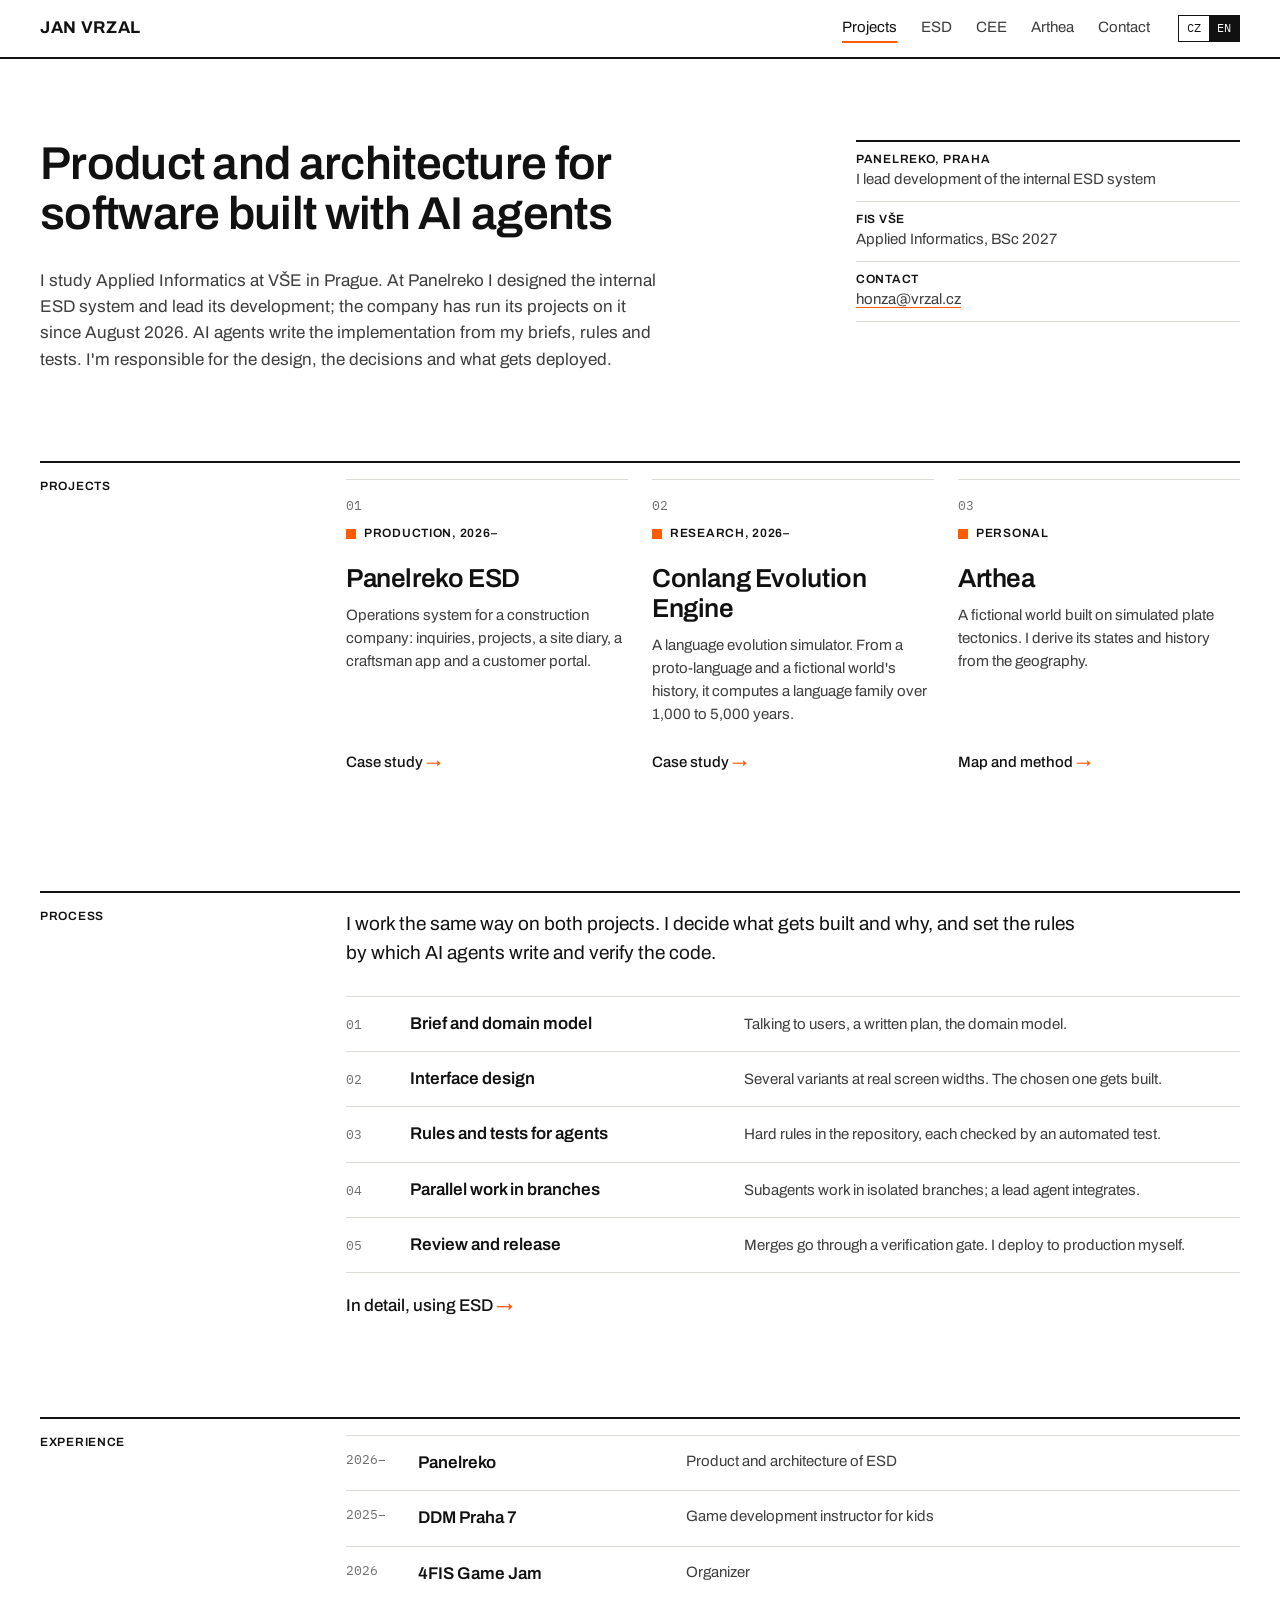
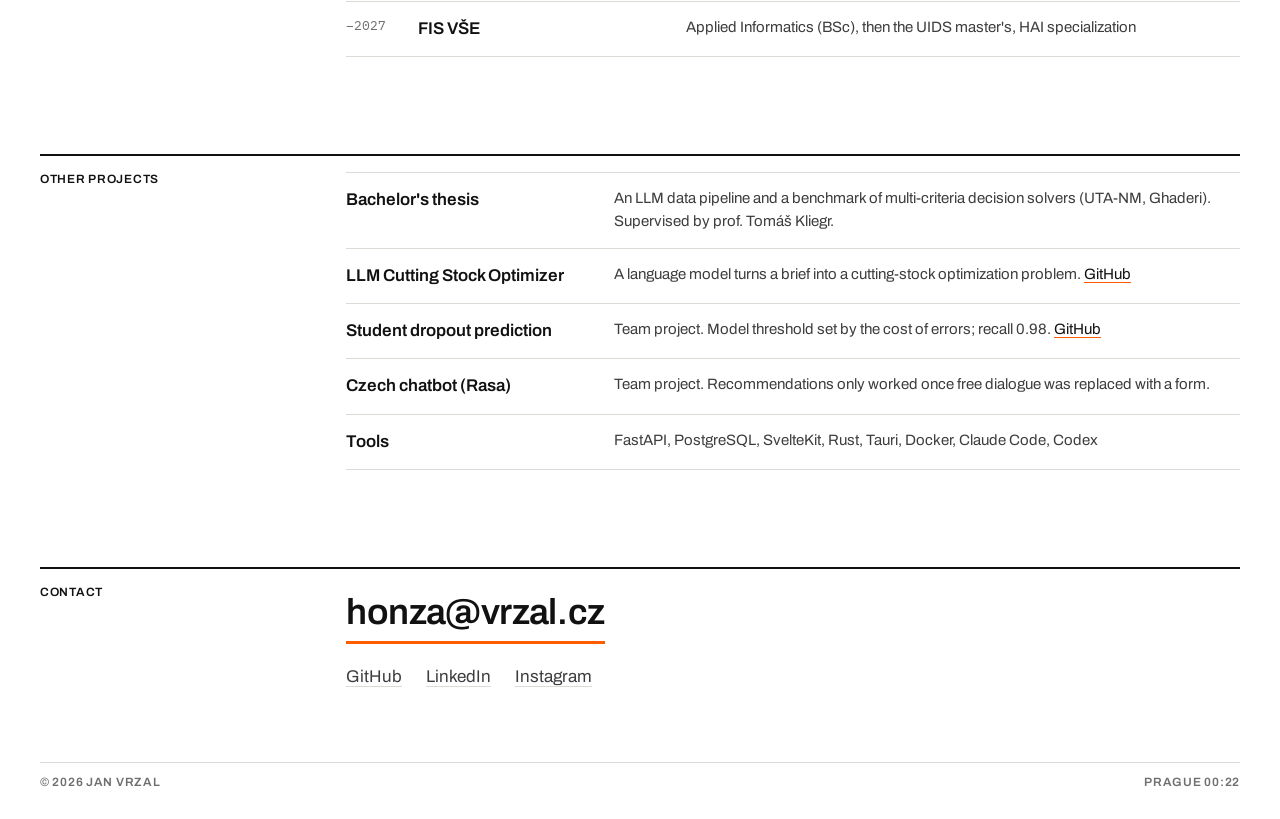
<file: index.html>
<!doctype html>
<html lang="cs">
<head>
  <meta charset="utf-8">
  <meta name="viewport" content="width=device-width, initial-scale=1">
  <title>Jan Vrzal — produkt, architektura, vývoj řízený AI</title>
  <meta name="description" content="Produktový vlastník a softwarový architekt z Prahy. Navrhuje systémy a vede jejich vývoj s týmem AI agentů.">
  <link rel="canonical" href="https://janvrzal.github.io/">
  <meta name="theme-color" content="#ffffff">
  <link rel="icon" href="favicon.svg" type="image/svg+xml">
  <meta property="og:type" content="website">
  <meta property="og:title" content="Jan Vrzal — produkt, architektura, vývoj řízený AI">
  <meta property="og:description" content="Produktový vlastník a softwarový architekt z Prahy. Navrhuje systémy a vede jejich vývoj s týmem AI agentů.">
  <meta property="og:url" content="https://janvrzal.github.io/">
  <meta property="og:locale" content="cs_CZ">
  <meta property="og:image" content="https://janvrzal.github.io/og-image.png">
  <meta name="twitter:card" content="summary_large_image">
  <link rel="preconnect" href="https://fonts.googleapis.com">
  <link rel="preconnect" href="https://fonts.gstatic.com" crossorigin>
  <link href="https://fonts.googleapis.com/css2?family=Archivo:wght@400;500;600;700&family=IBM+Plex+Mono:wght@400;500&display=swap" rel="stylesheet">
  <link rel="stylesheet" href="css/tokens.css">
  <link rel="stylesheet" href="css/base.css">
  <link rel="stylesheet" href="css/layout.css">
  <link rel="stylesheet" href="css/components.css">
  <link rel="stylesheet" href="css/features.css">
  <script type="module" src="js/app.js"></script>
</head>
<body>
  <a class="skip" href="#main" data-cz="Přeskočit na obsah" data-en="Skip to content">Přeskočit na obsah</a>
  <nav class="nav" aria-label="Hlavní navigace">
    <a href="index.html" class="nav__logo">Jan Vrzal</a>
    <div class="nav__links" id="nav-menu">
      <a href="#work" data-cz="Projekty" data-en="Projects">Projekty</a>
      <a href="esd/index.html" data-cz="ESD" data-en="ESD">ESD</a>
      <a href="cee/index.html" data-cz="CEE" data-en="CEE">CEE</a>
      <a href="arthea/index.html" data-cz="Arthea" data-en="Arthea">Arthea</a>
      <a href="#contact" data-cz="Kontakt" data-en="Contact">Kontakt</a>
    </div>
    <div class="lang" aria-label="Jazyk / Language">
      <button data-lang-btn="cz" class="is-active">CZ</button><button data-lang-btn="en">EN</button>
    </div>
    <button class="nav__burger" data-nav-burger aria-label="Menu" aria-expanded="false" aria-controls="nav-menu">
      <span></span><span></span>
    </button>
  </nav>
  <main id="main">

    <header class="intro wrap">
      <h1 class="intro__h col-a" data-cz="Produkt a architektura softwaru vyvíjeného s AI agenty" data-en="Product and architecture for software built with AI agents">Produkt a architektura softwaru vyvíjeného s AI agenty</h1>
      <dl class="intro__meta col-b">
        <div><dt class="lbl">Panelreko, Praha</dt><dd data-cz="vedu vývoj interního systému ESD" data-en="I lead development of the internal ESD system">vedu vývoj interního systému ESD</dd></div>
        <div><dt class="lbl">FIS VŠE</dt><dd data-cz="aplikovaná informatika, Bc. 2027" data-en="Applied Informatics, BSc 2027">aplikovaná informatika, Bc. 2027</dd></div>
        <div><dt class="lbl" data-cz="Kontakt" data-en="Contact">Kontakt</dt><dd><a href="mailto:honza@vrzal.cz">honza@vrzal.cz</a></dd></div>
      </dl>
      <p class="intro__p col-a" data-cz="Studuji aplikovanou informatiku na VŠE. V Panelreku jsem navrhl interní systém ESD a vedu jeho vývoj; firma v něm od srpna 2026 řídí zakázky. Implementaci píšou AI agenti podle mých zadání, pravidel a testů. Já zodpovídám za návrh, rozhodnutí a za to, co se nasadí do provozu." data-en="I study Applied Informatics at VŠE in Prague. At Panelreko I designed the internal ESD system and lead its development; the company has run its projects on it since August 2026. AI agents write the implementation from my briefs, rules and tests. I'm responsible for the design, the decisions and what gets deployed.">Studuji aplikovanou informatiku na VŠE. V Panelreku jsem navrhl interní systém ESD a vedu jeho vývoj; firma v něm od srpna 2026 řídí zakázky. Implementaci píšou AI agenti podle mých zadání, pravidel a testů. Já zodpovídám za návrh, rozhodnutí a za to, co se nasadí do provozu.</p>
    </header>

    <section class="block wrap" id="work">
      <h2 class="block__h"><span class="lbl" data-cz="Projekty" data-en="Projects">Projekty</span></h2>
      <ul class="tiles">
        <li><a href="esd/index.html">
          <span class="tile__n mono">01</span>
          <span class="tile__k lbl"><i class="sq"></i><span data-cz="Produkce, 2026–" data-en="Production, 2026–">Produkce, 2026–</span></span>
          <span class="tile__t">Panelreko ESD</span>
          <span class="tile__d" data-cz="Provozní systém stavební firmy: poptávky, zakázky, stavební deník, aplikace pro řemeslníky a zákaznický portál." data-en="Operations system for a construction company: inquiries, projects, a site diary, a craftsman app and a customer portal.">Provozní systém stavební firmy: poptávky, zakázky, stavební deník, aplikace pro řemeslníky a zákaznický portál.</span>
          <span class="tile__go" data-cz="Případová studie" data-en="Case study">Případová studie</span>
        </a></li>
        <li><a href="cee/index.html">
          <span class="tile__n mono">02</span>
          <span class="tile__k lbl"><i class="sq"></i><span data-cz="Výzkum, 2026–" data-en="Research, 2026–">Výzkum, 2026–</span></span>
          <span class="tile__t">Conlang Evolution Engine</span>
          <span class="tile__d" data-cz="Simulátor vývoje jazyků. Z protojazyka a historie fiktivního světa spočítá jazykovou rodinu za 1 000 až 5 000 let." data-en="A language evolution simulator. From a proto-language and a fictional world's history, it computes a language family over 1,000 to 5,000 years.">Simulátor vývoje jazyků. Z protojazyka a historie fiktivního světa spočítá jazykovou rodinu za 1 000 až 5 000 let.</span>
          <span class="tile__go" data-cz="Případová studie" data-en="Case study">Případová studie</span>
        </a></li>
        <li><a href="arthea/index.html">
          <span class="tile__n mono">03</span>
          <span class="tile__k lbl"><i class="sq"></i><span data-cz="Volný čas" data-en="Personal">Volný čas</span></span>
          <span class="tile__t">Arthea</span>
          <span class="tile__d" data-cz="Fiktivní svět postavený na simulované tektonice. Státy a dějiny odvozuji z geografie." data-en="A fictional world built on simulated plate tectonics. I derive its states and history from the geography.">Fiktivní svět postavený na simulované tektonice. Státy a dějiny odvozuji z geografie.</span>
          <span class="tile__go" data-cz="Mapa a metoda" data-en="Map and method">Mapa a metoda</span>
        </a></li>
      </ul>
    </section>

    <section class="block wrap" id="process">
      <h2 class="block__h"><span class="lbl" data-cz="Postup" data-en="Process">Postup</span></h2>
      <div class="block__body">
        <p class="lead" data-cz="Na obou projektech pracuji stejně. Rozhoduji o tom, co se staví a proč, a nastavuji pravidla, podle kterých AI agenti kód píšou a ověřují." data-en="I work the same way on both projects. I decide what gets built and why, and set the rules by which AI agents write and verify the code.">Na obou projektech pracuji stejně. Rozhoduji o tom, co se staví a proč, a nastavuji pravidla, podle kterých AI agenti kód píšou a ověřují.</p>
        <ol class="steps">
          <li><b data-cz="Zadání a doménový model" data-en="Brief and domain model">Zadání a doménový model</b><span data-cz="Rozhovory s uživateli, písemný plán, model domény." data-en="Talking to users, a written plan, the domain model.">Rozhovory s uživateli, písemný plán, model domény.</span></li>
          <li><b data-cz="Návrh rozhraní" data-en="Interface design">Návrh rozhraní</b><span data-cz="Několik variant ve skutečných šířkách obrazovky. Implementuje se vybraná." data-en="Several variants at real screen widths. The chosen one gets built.">Několik variant ve skutečných šířkách obrazovky. Implementuje se vybraná.</span></li>
          <li><b data-cz="Pravidla a testy pro agenty" data-en="Rules and tests for agents">Pravidla a testy pro agenty</b><span data-cz="Pevná pravidla v repozitáři, každé hlídá automatický test." data-en="Hard rules in the repository, each checked by an automated test.">Pevná pravidla v repozitáři, každé hlídá automatický test.</span></li>
          <li><b data-cz="Paralelní práce ve větvích" data-en="Parallel work in branches">Paralelní práce ve větvích</b><span data-cz="Podagenti pracují v izolovaných větvích, hlavní agent integruje." data-en="Subagents work in isolated branches; a lead agent integrates.">Podagenti pracují v izolovaných větvích, hlavní agent integruje.</span></li>
          <li><b data-cz="Kontrola a vydání" data-en="Review and release">Kontrola a vydání</b><span data-cz="Slučuje se přes kontrolní bránu. Do provozu nasazuji sám." data-en="Merges go through a verification gate. I deploy to production myself.">Slučuje se přes kontrolní bránu. Do provozu nasazuji sám.</span></li>
        </ol>
        <a class="arrow-link" href="esd/index.html#process" data-cz="Podrobně na příkladu ESD" data-en="In detail, using ESD">Podrobně na příkladu ESD</a>
      </div>
    </section>

    <section class="block wrap" id="cv">
      <h2 class="block__h"><span class="lbl" data-cz="Zkušenosti" data-en="Experience">Zkušenosti</span></h2>
      <div class="block__body">
        <table class="rows">
          <tr><td class="mono">2026–</td><th data-cz="Panelreko" data-en="Panelreko">Panelreko</th><td data-cz="Produkt a architektura systému ESD" data-en="Product and architecture of ESD">Produkt a architektura systému ESD</td></tr>
          <tr><td class="mono">2025–</td><th>DDM Praha 7</th><td data-cz="Lektor herního vývoje pro děti" data-en="Game development instructor for kids">Lektor herního vývoje pro děti</td></tr>
          <tr><td class="mono">2026</td><th>4FIS Game Jam</th><td data-cz="Organizátor" data-en="Organizer">Organizátor</td></tr>
          <tr><td class="mono">–2027</td><th>FIS VŠE</th><td data-cz="Aplikovaná informatika (Bc.), poté magisterské UIDS, specializace HAI" data-en="Applied Informatics (BSc), then the UIDS master's, HAI specialization">Aplikovaná informatika (Bc.), poté magisterské UIDS, specializace HAI</td></tr>
        </table>
      </div>
    </section>

    <section class="block wrap" id="other">
      <h2 class="block__h"><span class="lbl" data-cz="Další projekty" data-en="Other projects">Další projekty</span></h2>
      <div class="block__body">
        <table class="rows">
          <tr><th data-cz="Bakalářská práce" data-en="Bachelor's thesis">Bakalářská práce</th><td data-cz="LLM datová pipeline a benchmark solverů vícekriteriálního rozhodování (UTA-NM, Ghaderi). Vedoucí prof. Tomáš Kliegr." data-en="An LLM data pipeline and a benchmark of multi-criteria decision solvers (UTA-NM, Ghaderi). Supervised by prof. Tomáš Kliegr.">LLM datová pipeline a benchmark solverů vícekriteriálního rozhodování (UTA-NM, Ghaderi). Vedoucí prof. Tomáš Kliegr.</td></tr>
          <tr><th>LLM Cutting Stock Optimizer</th><td><span data-cz="Jazykový model převádí zadání na optimalizační úlohu řezání materiálu. " data-en="A language model turns a brief into a cutting-stock optimization problem. ">Jazykový model převádí zadání na optimalizační úlohu řezání materiálu. </span><a href="https://github.com/janvrzal/llm-cutting-optimizer" target="_blank" rel="noopener">GitHub</a></td></tr>
          <tr><th data-cz="Predikce odchodu studentů" data-en="Student dropout prediction">Predikce odchodu studentů</th><td><span data-cz="Týmový projekt. Práh modelu nastavený podle nákladů chyb; recall 0,98. " data-en="Team project. Model threshold set by the cost of errors; recall 0.98. ">Týmový projekt. Práh modelu nastavený podle nákladů chyb; recall 0,98. </span><a href="https://github.com/Student-dropout-ML/student-dropout-ml" target="_blank" rel="noopener">GitHub</a></td></tr>
          <tr><th data-cz="Český chatbot (Rasa)" data-en="Czech chatbot (Rasa)">Český chatbot (Rasa)</th><td data-cz="Týmový projekt. Doporučování začalo fungovat až po nahrazení volného dialogu formulářem." data-en="Team project. Recommendations only worked once free dialogue was replaced with a form.">Týmový projekt. Doporučování začalo fungovat až po nahrazení volného dialogu formulářem.</td></tr>
          <tr><th data-cz="Nástroje" data-en="Tools">Nástroje</th><td>FastAPI, PostgreSQL, SvelteKit, Rust, Tauri, Docker, Claude Code, Codex</td></tr>
        </table>
      </div>
    </section>

    <footer class="foot wrap" id="contact">
      <h2 class="block__h"><span class="lbl" data-cz="Kontakt" data-en="Contact">Kontakt</span></h2>
      <div class="foot__body">
        <a class="foot__mail" href="mailto:honza@vrzal.cz">honza@vrzal.cz</a>
        <ul class="foot__links">
          <li><a href="https://github.com/janvrzal" target="_blank" rel="noopener">GitHub</a></li>
          <li><a href="https://linkedin.com/in/jan-vrzal" target="_blank" rel="noopener">LinkedIn</a></li>
          <li><a href="https://instagram.com/jan_vrzal" target="_blank" rel="noopener">Instagram</a></li>
        </ul>
      </div>
      <p class="foot__bottom lbl"><span>© 2026 Jan Vrzal</span><span><span data-cz="Praha" data-en="Prague">Praha</span> <span data-clock>--:--</span></span></p>
    </footer>
  </main>
</body>
</html>
</file>
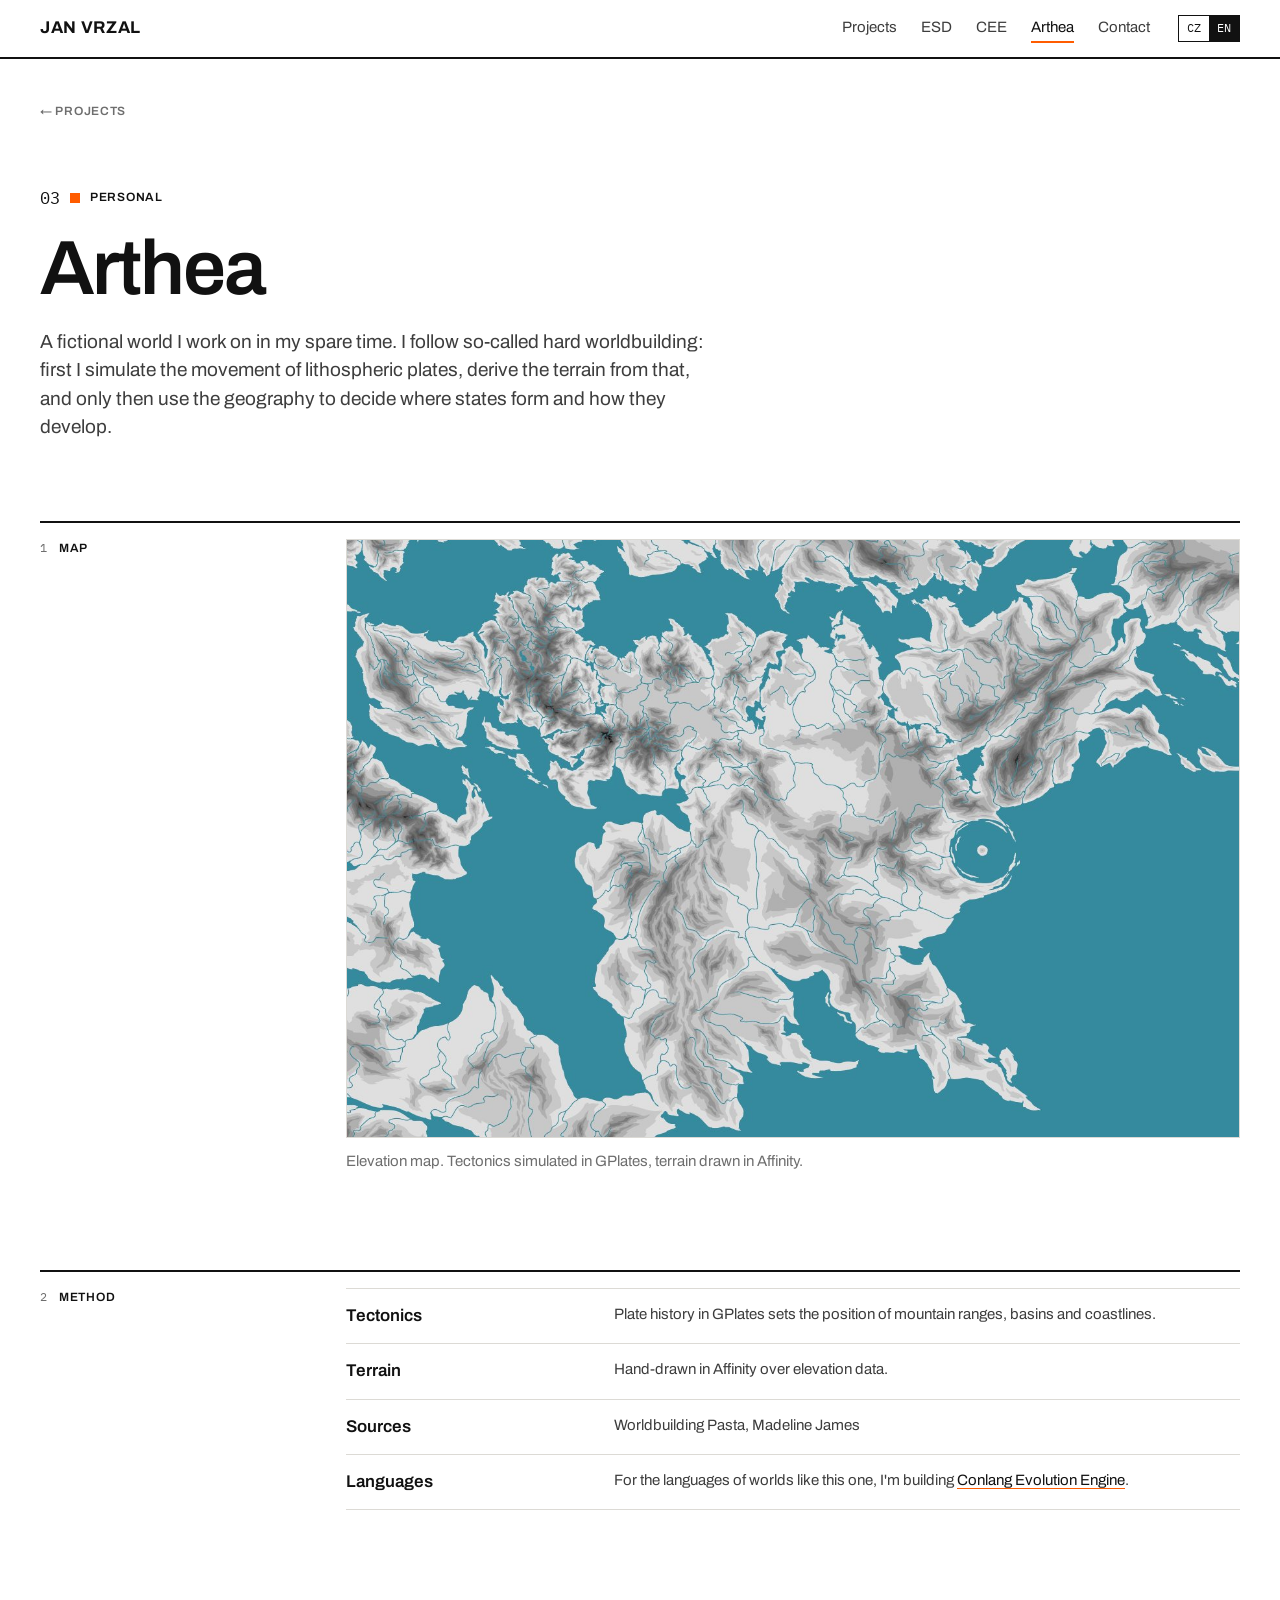
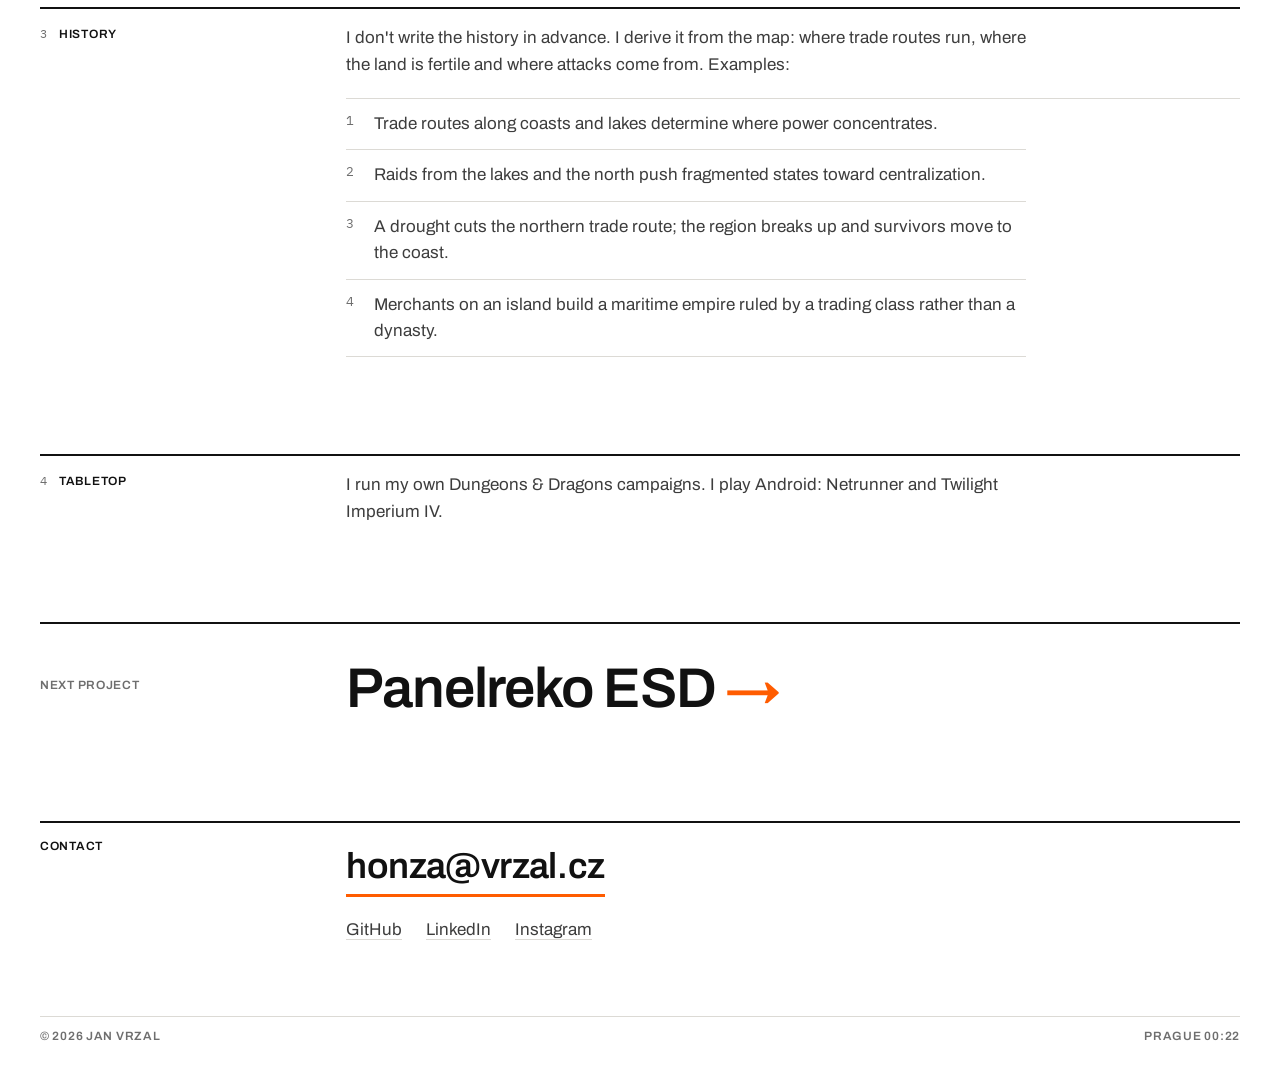
<file: arthea/index.html>
<!doctype html>
<html lang="cs">
<head>
  <meta charset="utf-8">
  <meta name="viewport" content="width=device-width, initial-scale=1">
  <title>Arthea — Jan Vrzal</title>
  <meta name="description" content="Arthea: fikční svět, jehož dějiny vyrůstají z tektoniky a geografie. A kampaně u stolu.">
  <link rel="canonical" href="https://janvrzal.github.io/arthea/">
  <meta name="theme-color" content="#ffffff">
  <link rel="icon" href="../favicon.svg" type="image/svg+xml">
  <meta property="og:type" content="website">
  <meta property="og:title" content="Arthea — Jan Vrzal">
  <meta property="og:description" content="Arthea: fikční svět, jehož dějiny vyrůstají z tektoniky a geografie. A kampaně u stolu.">
  <meta property="og:url" content="https://janvrzal.github.io/arthea/">
  <meta property="og:locale" content="cs_CZ">
  <meta property="og:image" content="https://janvrzal.github.io/og-image.png">
  <meta name="twitter:card" content="summary_large_image">
  <link rel="preconnect" href="https://fonts.googleapis.com">
  <link rel="preconnect" href="https://fonts.gstatic.com" crossorigin>
  <link href="https://fonts.googleapis.com/css2?family=Archivo:wght@400;500;600;700&family=IBM+Plex+Mono:wght@400;500&display=swap" rel="stylesheet">
  <link rel="stylesheet" href="../css/tokens.css">
  <link rel="stylesheet" href="../css/base.css">
  <link rel="stylesheet" href="../css/layout.css">
  <link rel="stylesheet" href="../css/components.css">
  <link rel="stylesheet" href="../css/features.css">
  <script type="module" src="../js/app.js"></script>
</head>
<body>
  <a class="skip" href="#main" data-cz="Přeskočit na obsah" data-en="Skip to content">Přeskočit na obsah</a>
  <nav class="nav" aria-label="Hlavní navigace">
    <a href="../index.html" class="nav__logo">Jan Vrzal</a>
    <div class="nav__links" id="nav-menu">
      <a href="../index.html#work" data-cz="Projekty" data-en="Projects">Projekty</a>
      <a href="../esd/index.html" data-cz="ESD" data-en="ESD">ESD</a>
      <a href="../cee/index.html" data-cz="CEE" data-en="CEE">CEE</a>
      <a href="../arthea/index.html" aria-current="page" class="is-current" data-cz="Arthea" data-en="Arthea">Arthea</a>
      <a href="#contact" data-cz="Kontakt" data-en="Contact">Kontakt</a>
    </div>
    <div class="lang" aria-label="Jazyk / Language">
      <button data-lang-btn="cz" class="is-active">CZ</button><button data-lang-btn="en">EN</button>
    </div>
    <button class="nav__burger" data-nav-burger aria-label="Menu" aria-expanded="false" aria-controls="nav-menu">
      <span></span><span></span>
    </button>
  </nav>
  <main id="main">

    <header class="phead wrap">
      <a class="back lbl" href="../index.html#work" data-cz="← Projekty" data-en="← Projects">← Projekty</a>
      <p class="phead__n"><span class="mono">03</span><i class="sq"></i><span class="lbl" data-cz="Volný čas" data-en="Personal">Volný čas</span></p>
      <h1 class="phead__h col-a">Arthea</h1>
      <p class="phead__p col-a" data-cz="Fiktivní svět, na kterém pracuji ve volném čase. Vycházím z takzvaného hard worldbuildingu: nejdřív simuluji pohyb litosférických desek, z něj odvodím terén a teprve podle geografie určuji, kde vzniknou státy a jak se budou vyvíjet." data-en="A fictional world I work on in my spare time. I follow so-called hard worldbuilding: first I simulate the movement of lithospheric plates, derive the terrain from that, and only then use the geography to decide where states form and how they develop.">Fiktivní svět, na kterém pracuji ve volném čase. Vycházím z takzvaného hard worldbuildingu: nejdřív simuluji pohyb litosférických desek, z něj odvodím terén a teprve podle geografie určuji, kde vzniknou státy a jak se budou vyvíjet.</p>
    </header>

    <section class="block wrap" id="map">
      <h2 class="block__h"><span class="mono">1</span><span class="lbl" data-cz="Mapa" data-en="Map">Mapa</span></h2>
      <div class="block__body block__body--wide">
        <figure class="figure">
          <img src="../assets/arthea-map.png" alt="Výšková mapa světa Arthea" width="1375" height="920">
          <figcaption class="cap" data-cz="Výšková mapa. Tektonika simulovaná v GPlates, terén kreslený v Affinity." data-en="Elevation map. Tectonics simulated in GPlates, terrain drawn in Affinity.">Výšková mapa. Tektonika simulovaná v GPlates, terén kreslený v Affinity.</figcaption>
        </figure>
      </div>
    </section>

    <section class="block wrap" id="method">
      <h2 class="block__h"><span class="mono">2</span><span class="lbl" data-cz="Metoda" data-en="Method">Metoda</span></h2>
      <div class="block__body">
        <table class="rows">
          <tr><th data-cz="Tektonika" data-en="Tectonics">Tektonika</th><td data-cz="Historie desek v GPlates určuje polohu pohoří, pánví a pobřeží." data-en="Plate history in GPlates sets the position of mountain ranges, basins and coastlines.">Historie desek v GPlates určuje polohu pohoří, pánví a pobřeží.</td></tr>
          <tr><th data-cz="Terén" data-en="Terrain">Terén</th><td data-cz="Ručně kreslený v Affinity nad výškovými daty." data-en="Hand-drawn in Affinity over elevation data.">Ručně kreslený v Affinity nad výškovými daty.</td></tr>
          <tr><th data-cz="Zdroje" data-en="Sources">Zdroje</th><td>Worldbuilding Pasta, Madeline James</td></tr>
          <tr><th data-cz="Jazyky" data-en="Languages">Jazyky</th><td><span data-cz="Pro jazyky tohoto typu světa vzniká " data-en="For the languages of worlds like this one, I'm building ">Pro jazyky tohoto typu světa vzniká </span><a href="../cee/index.html">Conlang Evolution Engine</a>.</td></tr>
        </table>
      </div>
    </section>

    <section class="block wrap" id="history">
      <h2 class="block__h"><span class="mono">3</span><span class="lbl" data-cz="Dějiny" data-en="History">Dějiny</span></h2>
      <div class="block__body">
        <p data-cz="Dějiny nepíšu předem. Odvozuji je z mapy, tedy z toho, kudy vedou obchodní cesty, kde je úrodná půda a odkud hrozí útok. Příklady:" data-en="I don't write the history in advance. I derive it from the map: where trade routes run, where the land is fertile and where attacks come from. Examples:">Dějiny nepíšu předem. Odvozuji je z mapy, tedy z toho, kudy vedou obchodní cesty, kde je úrodná půda a odkud hrozí útok. Příklady:</p>
        <ol class="list list--num">
          <li data-cz="Obchodní cesty podél pobřeží a jezer určují, kde se soustředí moc." data-en="Trade routes along coasts and lakes determine where power concentrates.">Obchodní cesty podél pobřeží a jezer určují, kde se soustředí moc.</li>
          <li data-cz="Nájezdy od jezer a ze severu vedou roztříštěné státy k centralizaci." data-en="Raids from the lakes and the north push fragmented states toward centralization.">Nájezdy od jezer a ze severu vedou roztříštěné státy k centralizaci.</li>
          <li data-cz="Sucho přeruší severní obchodní cestu, region se rozpadne a přeživší se přesunou k moři." data-en="A drought cuts the northern trade route; the region breaks up and survivors move to the coast.">Sucho přeruší severní obchodní cestu, region se rozpadne a přeživší se přesunou k moři.</li>
          <li data-cz="Kupci na ostrově vybudují námořní říši, ve které vládne obchodní vrstva místo dynastie." data-en="Merchants on an island build a maritime empire ruled by a trading class rather than a dynasty.">Kupci na ostrově vybudují námořní říši, ve které vládne obchodní vrstva místo dynastie.</li>
        </ol>
      </div>
    </section>

    <section class="block wrap" id="table">
      <h2 class="block__h"><span class="mono">4</span><span class="lbl" data-cz="Stolní hry" data-en="Tabletop">Stolní hry</span></h2>
      <div class="block__body">
        <p data-cz="Vedu vlastní kampaně Dungeons &amp; Dragons. Hraju Android: Netrunner a Twilight Imperium IV." data-en="I run my own Dungeons &amp; Dragons campaigns. I play Android: Netrunner and Twilight Imperium IV.">Vedu vlastní kampaně Dungeons &amp; Dragons. Hraju Android: Netrunner a Twilight Imperium IV.</p>
      </div>
    </section>

    <a class="nextp wrap" href="../esd/index.html">
      <span class="lbl" data-cz="Další projekt" data-en="Next project">Další projekt</span>
      <span class="nextp__t">Panelreko ESD</span>
    </a>


    <footer class="foot wrap" id="contact">
      <h2 class="block__h"><span class="lbl" data-cz="Kontakt" data-en="Contact">Kontakt</span></h2>
      <div class="foot__body">
        <a class="foot__mail" href="mailto:honza@vrzal.cz">honza@vrzal.cz</a>
        <ul class="foot__links">
          <li><a href="https://github.com/janvrzal" target="_blank" rel="noopener">GitHub</a></li>
          <li><a href="https://linkedin.com/in/jan-vrzal" target="_blank" rel="noopener">LinkedIn</a></li>
          <li><a href="https://instagram.com/jan_vrzal" target="_blank" rel="noopener">Instagram</a></li>
        </ul>
      </div>
      <p class="foot__bottom lbl"><span>© 2026 Jan Vrzal</span><span><span data-cz="Praha" data-en="Prague">Praha</span> <span data-clock>--:--</span></span></p>
    </footer>
  </main>
</body>
</html>
</file>
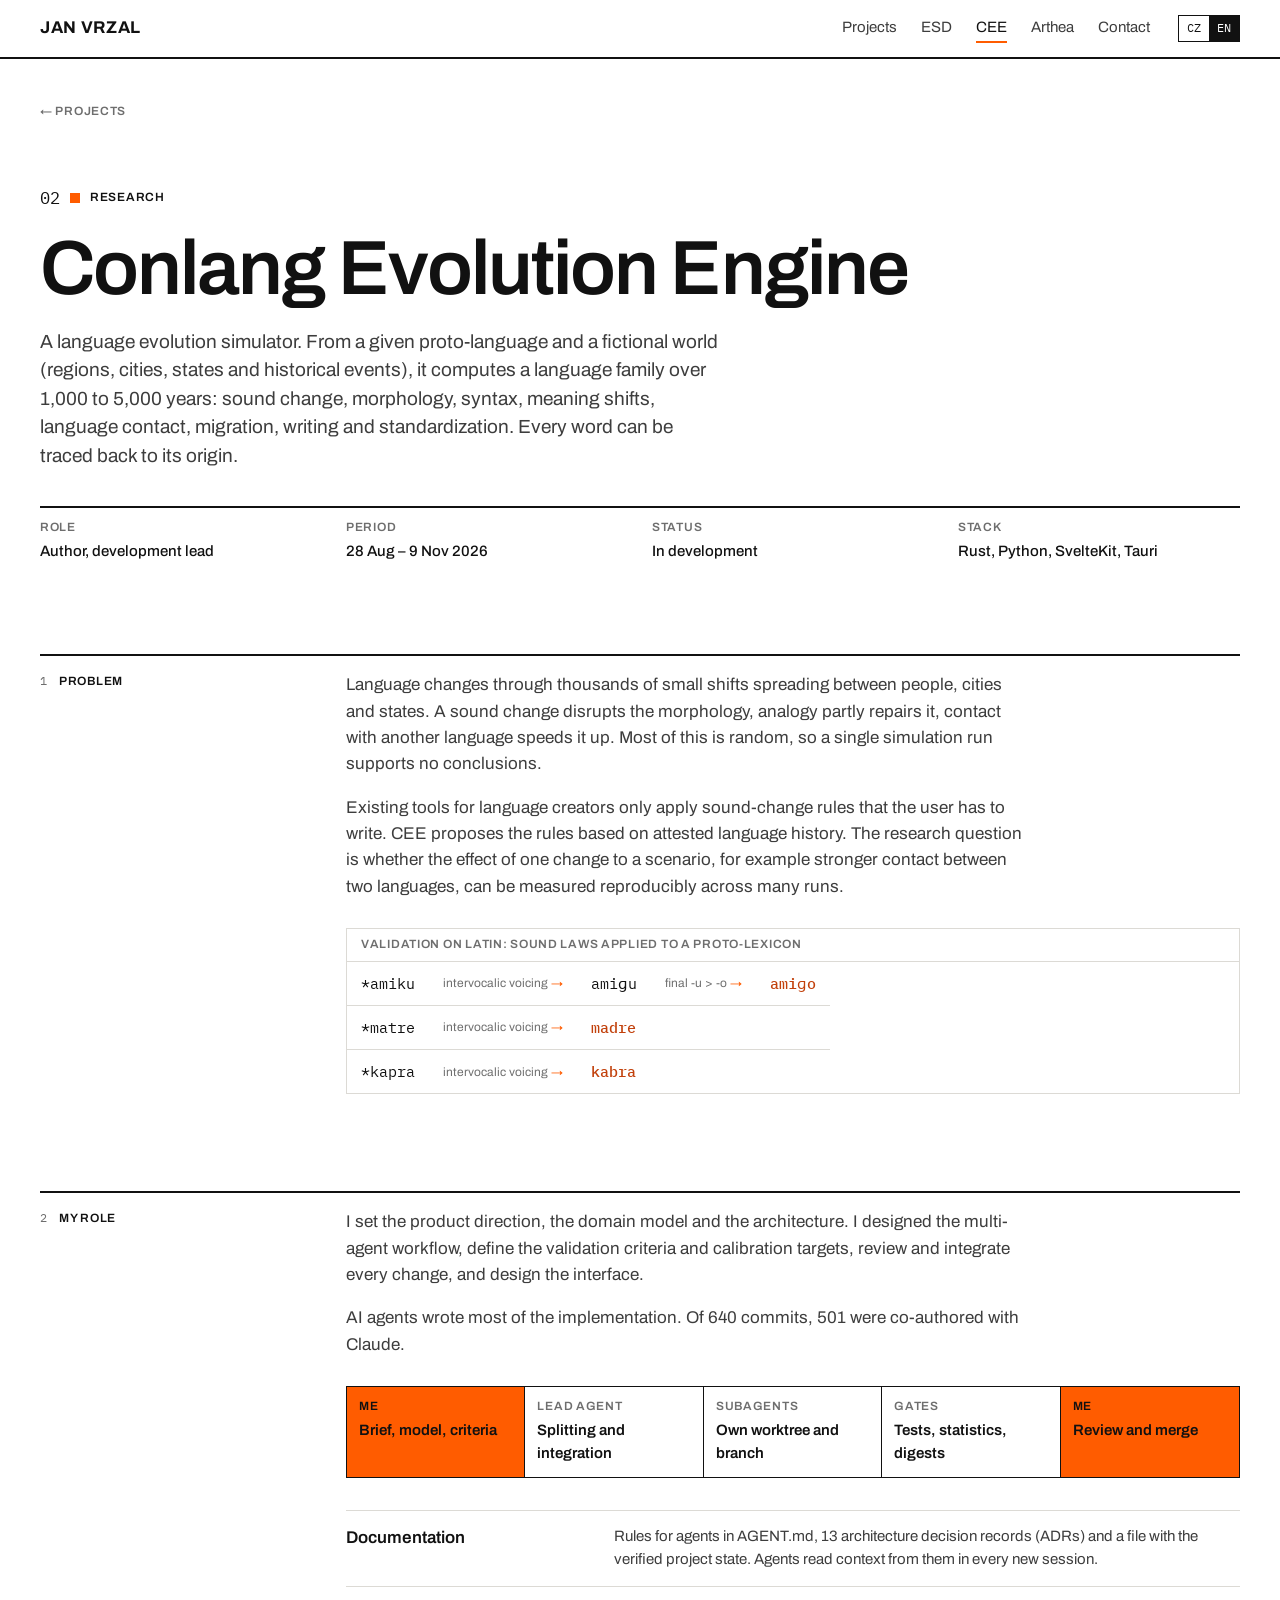
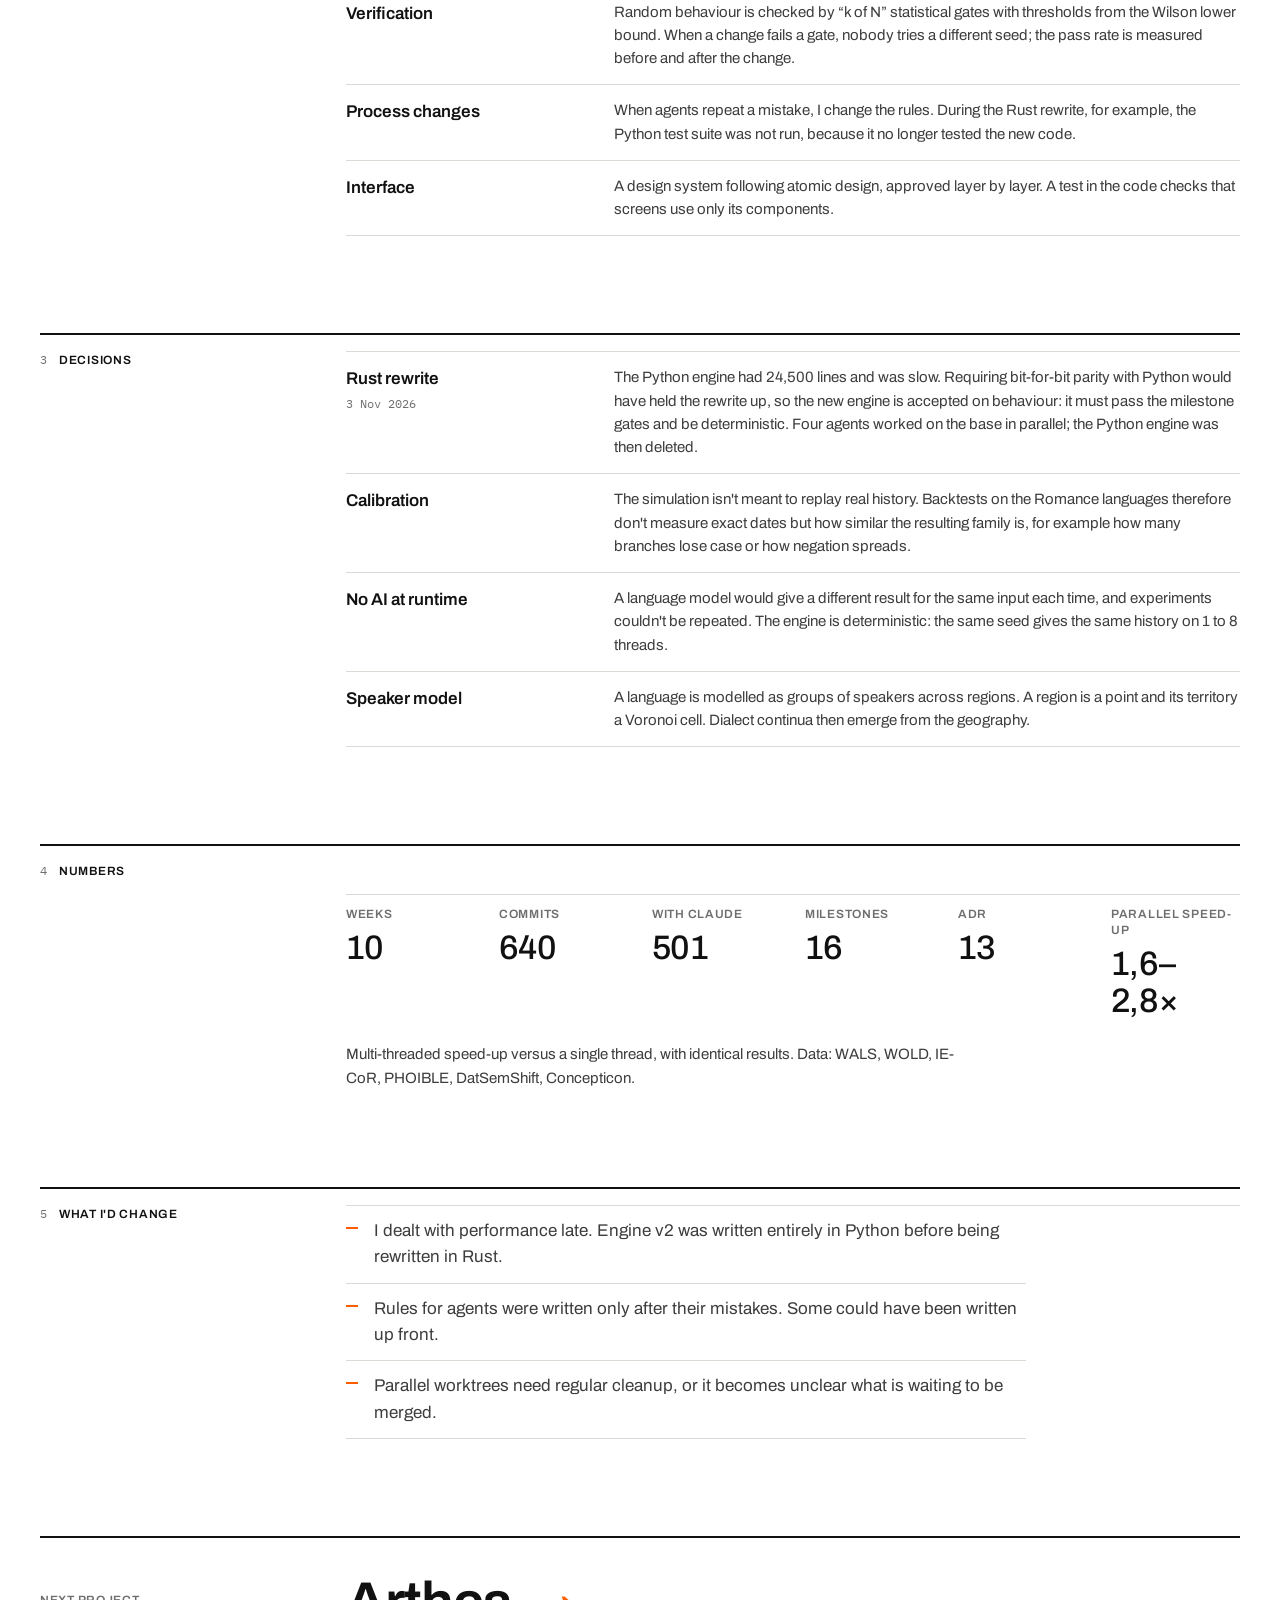
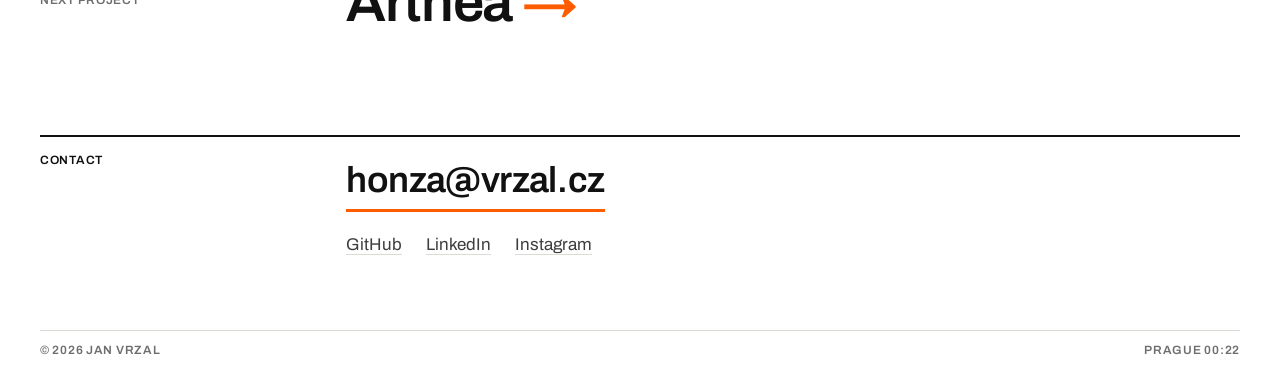
<file: cee/index.html>
<!doctype html>
<html lang="cs">
<head>
  <meta charset="utf-8">
  <meta name="viewport" content="width=device-width, initial-scale=1">
  <title>Conlang Evolution Engine — Jan Vrzal</title>
  <meta name="description" content="Případová studie: simulátor vývoje jazyků v Rustu, vedený s týmem AI agentů, s deterministickým jádrem a statistickými branami.">
  <link rel="canonical" href="https://janvrzal.github.io/cee/">
  <meta name="theme-color" content="#ffffff">
  <link rel="icon" href="../favicon.svg" type="image/svg+xml">
  <meta property="og:type" content="website">
  <meta property="og:title" content="Conlang Evolution Engine — Jan Vrzal">
  <meta property="og:description" content="Případová studie: simulátor vývoje jazyků v Rustu, vedený s týmem AI agentů, s deterministickým jádrem a statistickými branami.">
  <meta property="og:url" content="https://janvrzal.github.io/cee/">
  <meta property="og:locale" content="cs_CZ">
  <meta property="og:image" content="https://janvrzal.github.io/og-image.png">
  <meta name="twitter:card" content="summary_large_image">
  <link rel="preconnect" href="https://fonts.googleapis.com">
  <link rel="preconnect" href="https://fonts.gstatic.com" crossorigin>
  <link href="https://fonts.googleapis.com/css2?family=Archivo:wght@400;500;600;700&family=IBM+Plex+Mono:wght@400;500&display=swap" rel="stylesheet">
  <link rel="stylesheet" href="../css/tokens.css">
  <link rel="stylesheet" href="../css/base.css">
  <link rel="stylesheet" href="../css/layout.css">
  <link rel="stylesheet" href="../css/components.css">
  <link rel="stylesheet" href="../css/features.css">
  <script type="module" src="../js/app.js"></script>
</head>
<body>
  <a class="skip" href="#main" data-cz="Přeskočit na obsah" data-en="Skip to content">Přeskočit na obsah</a>
  <nav class="nav" aria-label="Hlavní navigace">
    <a href="../index.html" class="nav__logo">Jan Vrzal</a>
    <div class="nav__links" id="nav-menu">
      <a href="../index.html#work" data-cz="Projekty" data-en="Projects">Projekty</a>
      <a href="../esd/index.html" data-cz="ESD" data-en="ESD">ESD</a>
      <a href="../cee/index.html" aria-current="page" class="is-current" data-cz="CEE" data-en="CEE">CEE</a>
      <a href="../arthea/index.html" data-cz="Arthea" data-en="Arthea">Arthea</a>
      <a href="#contact" data-cz="Kontakt" data-en="Contact">Kontakt</a>
    </div>
    <div class="lang" aria-label="Jazyk / Language">
      <button data-lang-btn="cz" class="is-active">CZ</button><button data-lang-btn="en">EN</button>
    </div>
    <button class="nav__burger" data-nav-burger aria-label="Menu" aria-expanded="false" aria-controls="nav-menu">
      <span></span><span></span>
    </button>
  </nav>
  <main id="main">

    <header class="phead wrap">
      <a class="back lbl" href="../index.html#work" data-cz="← Projekty" data-en="← Projects">← Projekty</a>
      <p class="phead__n"><span class="mono">02</span><i class="sq"></i><span class="lbl" data-cz="Výzkum" data-en="Research">Výzkum</span></p>
      <h1 class="phead__h col-a">Conlang Evolution Engine</h1>
      <p class="phead__p col-a" data-cz="Simulátor vývoje jazyků. Ze zadaného protojazyka a fiktivního světa (regionů, měst, států a historických událostí) spočítá jazykovou rodinu za 1 000 až 5 000 let: zvukové změny, tvarosloví, syntax, posuny významu, kontakt jazyků, migrace, písmo a standardizaci. U každého slova lze dohledat, z čeho vzniklo." data-en="A language evolution simulator. From a given proto-language and a fictional world (regions, cities, states and historical events), it computes a language family over 1,000 to 5,000 years: sound change, morphology, syntax, meaning shifts, language contact, migration, writing and standardization. Every word can be traced back to its origin.">Simulátor vývoje jazyků. Ze zadaného protojazyka a fiktivního světa (regionů, měst, států a historických událostí) spočítá jazykovou rodinu za 1 000 až 5 000 let: zvukové změny, tvarosloví, syntax, posuny významu, kontakt jazyků, migrace, písmo a standardizaci. U každého slova lze dohledat, z čeho vzniklo.</p>
      <dl class="facts">
        <div><dt class="lbl" data-cz="Role" data-en="Role">Role</dt><dd data-cz="Autor, vedení vývoje" data-en="Author, development lead">Autor, vedení vývoje</dd></div>
        <div><dt class="lbl" data-cz="Období" data-en="Period">Období</dt><dd data-cz="28. 8. – 9. 11. 2026" data-en="28 Aug – 9 Nov 2026">28. 8. – 9. 11. 2026</dd></div>
        <div><dt class="lbl" data-cz="Stav" data-en="Status">Stav</dt><dd data-cz="Ve vývoji" data-en="In development">Ve vývoji</dd></div>
        <div><dt class="lbl">Stack</dt><dd>Rust, Python, SvelteKit, Tauri</dd></div>
      </dl>
    </header>

    <section class="block wrap" id="problem">
      <h2 class="block__h"><span class="mono">1</span><span class="lbl" data-cz="Problém" data-en="Problem">Problém</span></h2>
      <div class="block__body">
        <p data-cz="Jazyk se mění tisíci drobných posunů, které se šíří mezi lidmi, městy a státy. Zvuková změna naruší tvarosloví, analogie ho zčásti opraví, kontakt s jiným jazykem proces zrychlí. Většina těchto jevů je náhodná, takže z jednoho běhu simulace nelze nic vyvozovat." data-en="Language changes through thousands of small shifts spreading between people, cities and states. A sound change disrupts the morphology, analogy partly repairs it, contact with another language speeds it up. Most of this is random, so a single simulation run supports no conclusions.">Jazyk se mění tisíci drobných posunů, které se šíří mezi lidmi, městy a státy. Zvuková změna naruší tvarosloví, analogie ho zčásti opraví, kontakt s jiným jazykem proces zrychlí. Většina těchto jevů je náhodná, takže z jednoho běhu simulace nelze nic vyvozovat.</p>
        <p data-cz="Existující nástroje pro tvůrce jazyků pravidla zvukových změn pouze aplikují a uživatel je musí napsat sám. CEE pravidla navrhuje podle doložených jazykových dějin. Výzkumná otázka zní, zda lze efekt jedné změny ve scénáři, například silnějšího kontaktu dvou jazyků, měřit reprodukovatelně přes mnoho běhů." data-en="Existing tools for language creators only apply sound-change rules that the user has to write. CEE proposes the rules based on attested language history. The research question is whether the effect of one change to a scenario, for example stronger contact between two languages, can be measured reproducibly across many runs.">Existující nástroje pro tvůrce jazyků pravidla zvukových změn pouze aplikují a uživatel je musí napsat sám. CEE pravidla navrhuje podle doložených jazykových dějin. Výzkumná otázka zní, zda lze efekt jedné změny ve scénáři, například silnějšího kontaktu dvou jazyků, měřit reprodukovatelně přes mnoho běhů.</p>
        <figure class="trace">
          <figcaption class="lbl" data-cz="Ověření na latině: zvukové zákony aplikované na protolexikon" data-en="Validation on Latin: sound laws applied to a proto-lexicon">Ověření na latině: zvukové zákony aplikované na protolexikon</figcaption>
          <table>
            <tr><td>*amiku</td><td class="r" data-cz="znělost mezi samohláskami" data-en="intervocalic voicing">znělost mezi samohláskami</td><td>amiɡu</td><td class="r" data-cz="koncové -u &gt; -o" data-en="final -u &gt; -o">koncové -u &gt; -o</td><td><b>amiɡo</b></td></tr>
            <tr><td>*matre</td><td class="r" data-cz="znělost mezi samohláskami" data-en="intervocalic voicing">znělost mezi samohláskami</td><td><b>madre</b></td><td></td><td></td></tr>
            <tr><td>*kapra</td><td class="r" data-cz="znělost mezi samohláskami" data-en="intervocalic voicing">znělost mezi samohláskami</td><td><b>kabra</b></td><td></td><td></td></tr>
          </table>
        </figure>
      </div>
    </section>

    <section class="block wrap" id="role">
      <h2 class="block__h"><span class="mono">2</span><span class="lbl" data-cz="Moje role" data-en="My role">Moje role</span></h2>
      <div class="block__body">
        <p data-cz="Určuji produktový směr, doménový model a architekturu. Navrhl jsem postup práce s více agenty, definuji validační kritéria a kalibrační cíle, kontroluji a integruji všechny změny a navrhuji rozhraní." data-en="I set the product direction, the domain model and the architecture. I designed the multi-agent workflow, define the validation criteria and calibration targets, review and integrate every change, and design the interface.">Určuji produktový směr, doménový model a architekturu. Navrhl jsem postup práce s více agenty, definuji validační kritéria a kalibrační cíle, kontroluji a integruji všechny změny a navrhuji rozhraní.</p>
        <p data-cz="Implementaci převážně napsali AI agenti. Z 640 commitů jich 501 vzniklo ve spolupráci s Claudem." data-en="AI agents wrote most of the implementation. Of 640 commits, 501 were co-authored with Claude.">Implementaci převážně napsali AI agenti. Z 640 commitů jich 501 vzniklo ve spolupráci s Claudem.</p>
        <ol class="cells" aria-label="Tok práce">
          <li class="is-on"><span class="lbl" data-cz="Já" data-en="Me">Já</span><b data-cz="Zadání, model, kritéria" data-en="Brief, model, criteria">Zadání, model, kritéria</b></li>
          <li><span class="lbl" data-cz="Hlavní agent" data-en="Lead agent">Hlavní agent</span><b data-cz="Rozdělení a integrace" data-en="Splitting and integration">Rozdělení a integrace</b></li>
          <li><span class="lbl" data-cz="Podagenti" data-en="Subagents">Podagenti</span><b data-cz="Vlastní worktree a větev" data-en="Own worktree and branch">Vlastní worktree a větev</b></li>
          <li><span class="lbl" data-cz="Brány" data-en="Gates">Brány</span><b data-cz="Testy, statistika, otisky" data-en="Tests, statistics, digests">Testy, statistika, otisky</b></li>
          <li class="is-on"><span class="lbl" data-cz="Já" data-en="Me">Já</span><b data-cz="Kontrola a sloučení" data-en="Review and merge">Kontrola a sloučení</b></li>
        </ol>
        <table class="rows">
          <tr><th data-cz="Dokumentace" data-en="Documentation">Dokumentace</th><td data-cz="Pravidla pro agenty v AGENT.md, 13 záznamů architektonických rozhodnutí (ADR) a soubor s ověřeným stavem projektu. Agenti z nich čtou kontext v každém novém sezení." data-en="Rules for agents in AGENT.md, 13 architecture decision records (ADRs) and a file with the verified project state. Agents read context from them in every new session.">Pravidla pro agenty v AGENT.md, 13 záznamů architektonických rozhodnutí (ADR) a soubor s ověřeným stavem projektu. Agenti z nich čtou kontext v každém novém sezení.</td></tr>
          <tr><th data-cz="Ověřování" data-en="Verification">Ověřování</th><td data-cz="Náhodné jevy kontrolují statistické brány typu „k z N“ s prahem podle dolní Wilsonovy meze. Když změna bránu neprojde, nezkouší se jiné semínko; měří se míra průchodu před změnou a po ní." data-en="Random behaviour is checked by “k of N” statistical gates with thresholds from the Wilson lower bound. When a change fails a gate, nobody tries a different seed; the pass rate is measured before and after the change.">Náhodné jevy kontrolují statistické brány typu „k z N“ s prahem podle dolní Wilsonovy meze. Když změna bránu neprojde, nezkouší se jiné semínko; měří se míra průchodu před změnou a po ní.</td></tr>
          <tr><th data-cz="Úpravy postupu" data-en="Process changes">Úpravy postupu</th><td data-cz="Když agenti opakují stejnou chybu, upravím pravidla. Při přepisu do Rustu se například nespouštěla sada testů v Pythonu, protože už neověřovala nový kód." data-en="When agents repeat a mistake, I change the rules. During the Rust rewrite, for example, the Python test suite was not run, because it no longer tested the new code.">Když agenti opakují stejnou chybu, upravím pravidla. Při přepisu do Rustu se například nespouštěla sada testů v Pythonu, protože už neověřovala nový kód.</td></tr>
          <tr><th data-cz="Rozhraní" data-en="Interface">Rozhraní</th><td data-cz="Design systém podle atomic designu, schvalovaný po vrstvách. Test v kódu kontroluje, že obrazovky používají jen jeho komponenty." data-en="A design system following atomic design, approved layer by layer. A test in the code checks that screens use only its components.">Design systém podle atomic designu, schvalovaný po vrstvách. Test v kódu kontroluje, že obrazovky používají jen jeho komponenty.</td></tr>
        </table>
      </div>
    </section>

    <section class="block wrap" id="decisions">
      <h2 class="block__h"><span class="mono">3</span><span class="lbl" data-cz="Rozhodnutí" data-en="Decisions">Rozhodnutí</span></h2>
      <div class="block__body">
        <table class="rows">
          <tr><th><span data-cz="Přepis do Rustu" data-en="Rust rewrite">Přepis do Rustu</span><small class="mono" data-cz="3. 11. 2026" data-en="3 Nov 2026">3. 11. 2026</small></th><td data-cz="Engine v Pythonu měl 24 500 řádků a byl pomalý. Požadavek na bitovou shodu s Pythonem by přepis zdržel, proto se nový engine přijímá podle chování: musí projít branami milníků a být deterministický. Na základu pracovali čtyři agenti souběžně, Python engine se pak smazal." data-en="The Python engine had 24,500 lines and was slow. Requiring bit-for-bit parity with Python would have held the rewrite up, so the new engine is accepted on behaviour: it must pass the milestone gates and be deterministic. Four agents worked on the base in parallel; the Python engine was then deleted.">Engine v Pythonu měl 24 500 řádků a byl pomalý. Požadavek na bitovou shodu s Pythonem by přepis zdržel, proto se nový engine přijímá podle chování: musí projít branami milníků a být deterministický. Na základu pracovali čtyři agenti souběžně, Python engine se pak smazal.</td></tr>
          <tr><th data-cz="Kalibrace" data-en="Calibration">Kalibrace</th><td data-cz="Simulace nemá zopakovat skutečné dějiny. Zpětné testy na románských jazycích proto neměří přesné letopočty, ale podobnost výsledné rodiny, například kolik větví ztratí pády nebo jak se šíří zápor." data-en="The simulation isn't meant to replay real history. Backtests on the Romance languages therefore don't measure exact dates but how similar the resulting family is, for example how many branches lose case or how negation spreads.">Simulace nemá zopakovat skutečné dějiny. Zpětné testy na románských jazycích proto neměří přesné letopočty, ale podobnost výsledné rodiny, například kolik větví ztratí pády nebo jak se šíří zápor.</td></tr>
          <tr><th data-cz="Bez AI za běhu" data-en="No AI at runtime">Bez AI za běhu</th><td data-cz="Jazykový model by dal při stejném zadání pokaždé jiný výsledek a experimenty by nešly zopakovat. Engine je deterministický: stejné semínko dá stejnou historii při 1 až 8 vláknech." data-en="A language model would give a different result for the same input each time, and experiments couldn't be repeated. The engine is deterministic: the same seed gives the same history on 1 to 8 threads.">Jazykový model by dal při stejném zadání pokaždé jiný výsledek a experimenty by nešly zopakovat. Engine je deterministický: stejné semínko dá stejnou historii při 1 až 8 vláknech.</td></tr>
          <tr><th data-cz="Model mluvčích" data-en="Speaker model">Model mluvčích</th><td data-cz="Jazyk je modelovaný jako skupiny mluvčích v regionech. Region je bod a jeho území Voronoiova buňka. Nářeční kontinuum tak vzniká z geografie." data-en="A language is modelled as groups of speakers across regions. A region is a point and its territory a Voronoi cell. Dialect continua then emerge from the geography.">Jazyk je modelovaný jako skupiny mluvčích v regionech. Region je bod a jeho území Voronoiova buňka. Nářeční kontinuum tak vzniká z geografie.</td></tr>
        </table>
      </div>
    </section>

    <section class="block wrap" id="numbers">
      <h2 class="block__h"><span class="mono">4</span><span class="lbl" data-cz="Čísla" data-en="Numbers">Čísla</span></h2>
      <div class="block__body">
        <dl class="nums">
          <div><dt class="lbl" data-cz="Týdnů" data-en="Weeks">Týdnů</dt><dd>10</dd></div>
          <div><dt class="lbl" data-cz="Commitů" data-en="Commits">Commitů</dt><dd>640</dd></div>
          <div><dt class="lbl" data-cz="S Claudem" data-en="With Claude">S Claudem</dt><dd>501</dd></div>
          <div><dt class="lbl" data-cz="Milníků" data-en="Milestones">Milníků</dt><dd>16</dd></div>
          <div><dt class="lbl">ADR</dt><dd>13</dd></div>
          <div><dt class="lbl" data-cz="Paralelizace" data-en="Parallel speed-up">Paralelizace</dt><dd>1,6–2,8×</dd></div>
        </dl>
        <p class="cap" data-cz="Zrychlení vícevláknového běhu proti jednomu vláknu při stejném výsledku. Data: WALS, WOLD, IE-CoR, PHOIBLE, DatSemShift, Concepticon." data-en="Multi-threaded speed-up versus a single thread, with identical results. Data: WALS, WOLD, IE-CoR, PHOIBLE, DatSemShift, Concepticon.">Zrychlení vícevláknového běhu proti jednomu vláknu při stejném výsledku. Data: WALS, WOLD, IE-CoR, PHOIBLE, DatSemShift, Concepticon.</p>
      </div>
    </section>

    <section class="block wrap" id="lessons">
      <h2 class="block__h"><span class="mono">5</span><span class="lbl" data-cz="Co bych udělal jinak" data-en="What I'd change">Co bych udělal jinak</span></h2>
      <div class="block__body">
        <ul class="list">
          <li data-cz="Výkon jsem řešil pozdě. Engine v2 vznikl celý v Pythonu a teprve potom se přepisoval do Rustu." data-en="I dealt with performance late. Engine v2 was written entirely in Python before being rewritten in Rust.">Výkon jsem řešil pozdě. Engine v2 vznikl celý v Pythonu a teprve potom se přepisoval do Rustu.</li>
          <li data-cz="Pravidla pro agenty vznikala až po jejich chybách. Část z nich šla napsat předem." data-en="Rules for agents were written only after their mistakes. Some could have been written up front.">Pravidla pro agenty vznikala až po jejich chybách. Část z nich šla napsat předem.</li>
          <li data-cz="Souběžné worktree je potřeba průběžně uklízet, jinak se ztrácí přehled o tom, co čeká na sloučení." data-en="Parallel worktrees need regular cleanup, or it becomes unclear what is waiting to be merged.">Souběžné worktree je potřeba průběžně uklízet, jinak se ztrácí přehled o tom, co čeká na sloučení.</li>
        </ul>
      </div>
    </section>

    <a class="nextp wrap" href="../arthea/index.html">
      <span class="lbl" data-cz="Další projekt" data-en="Next project">Další projekt</span>
      <span class="nextp__t">Arthea</span>
    </a>


    <footer class="foot wrap" id="contact">
      <h2 class="block__h"><span class="lbl" data-cz="Kontakt" data-en="Contact">Kontakt</span></h2>
      <div class="foot__body">
        <a class="foot__mail" href="mailto:honza@vrzal.cz">honza@vrzal.cz</a>
        <ul class="foot__links">
          <li><a href="https://github.com/janvrzal" target="_blank" rel="noopener">GitHub</a></li>
          <li><a href="https://linkedin.com/in/jan-vrzal" target="_blank" rel="noopener">LinkedIn</a></li>
          <li><a href="https://instagram.com/jan_vrzal" target="_blank" rel="noopener">Instagram</a></li>
        </ul>
      </div>
      <p class="foot__bottom lbl"><span>© 2026 Jan Vrzal</span><span><span data-cz="Praha" data-en="Prague">Praha</span> <span data-clock>--:--</span></span></p>
    </footer>
  </main>
</body>
</html>
</file>
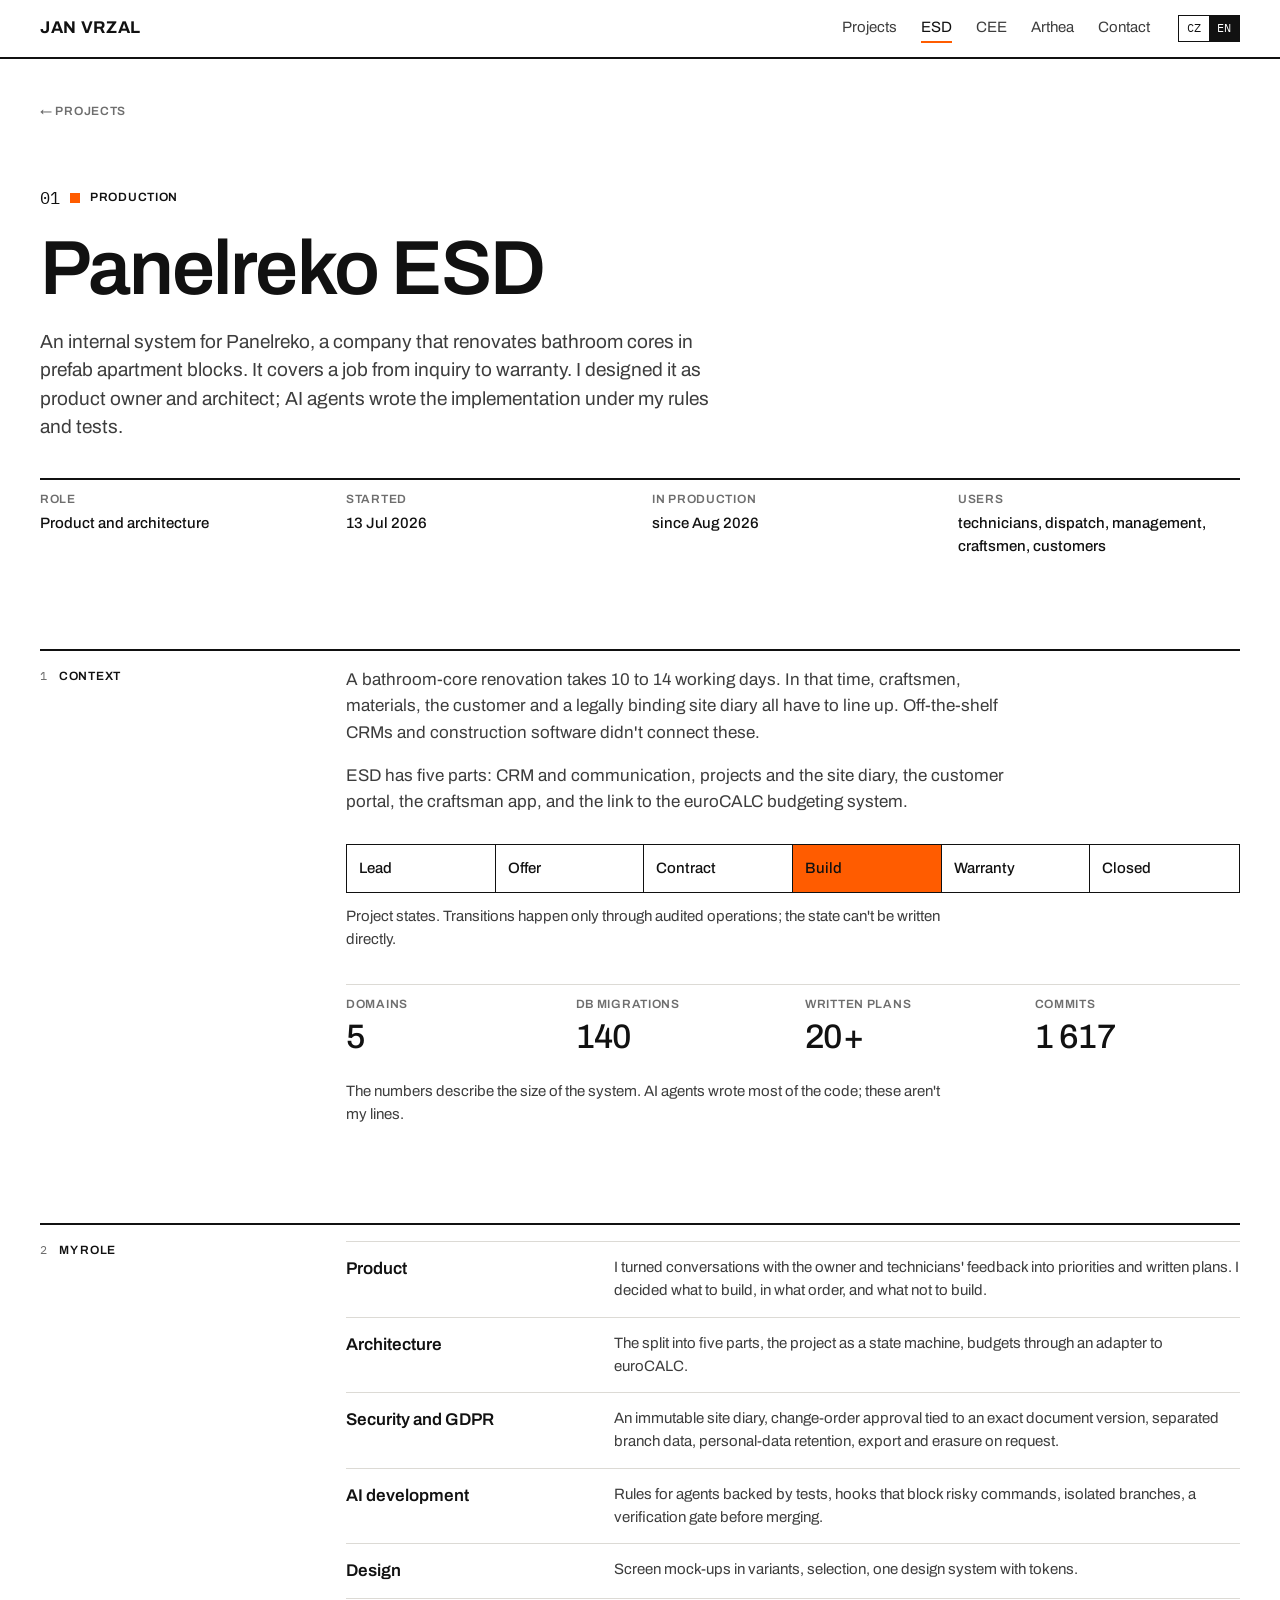
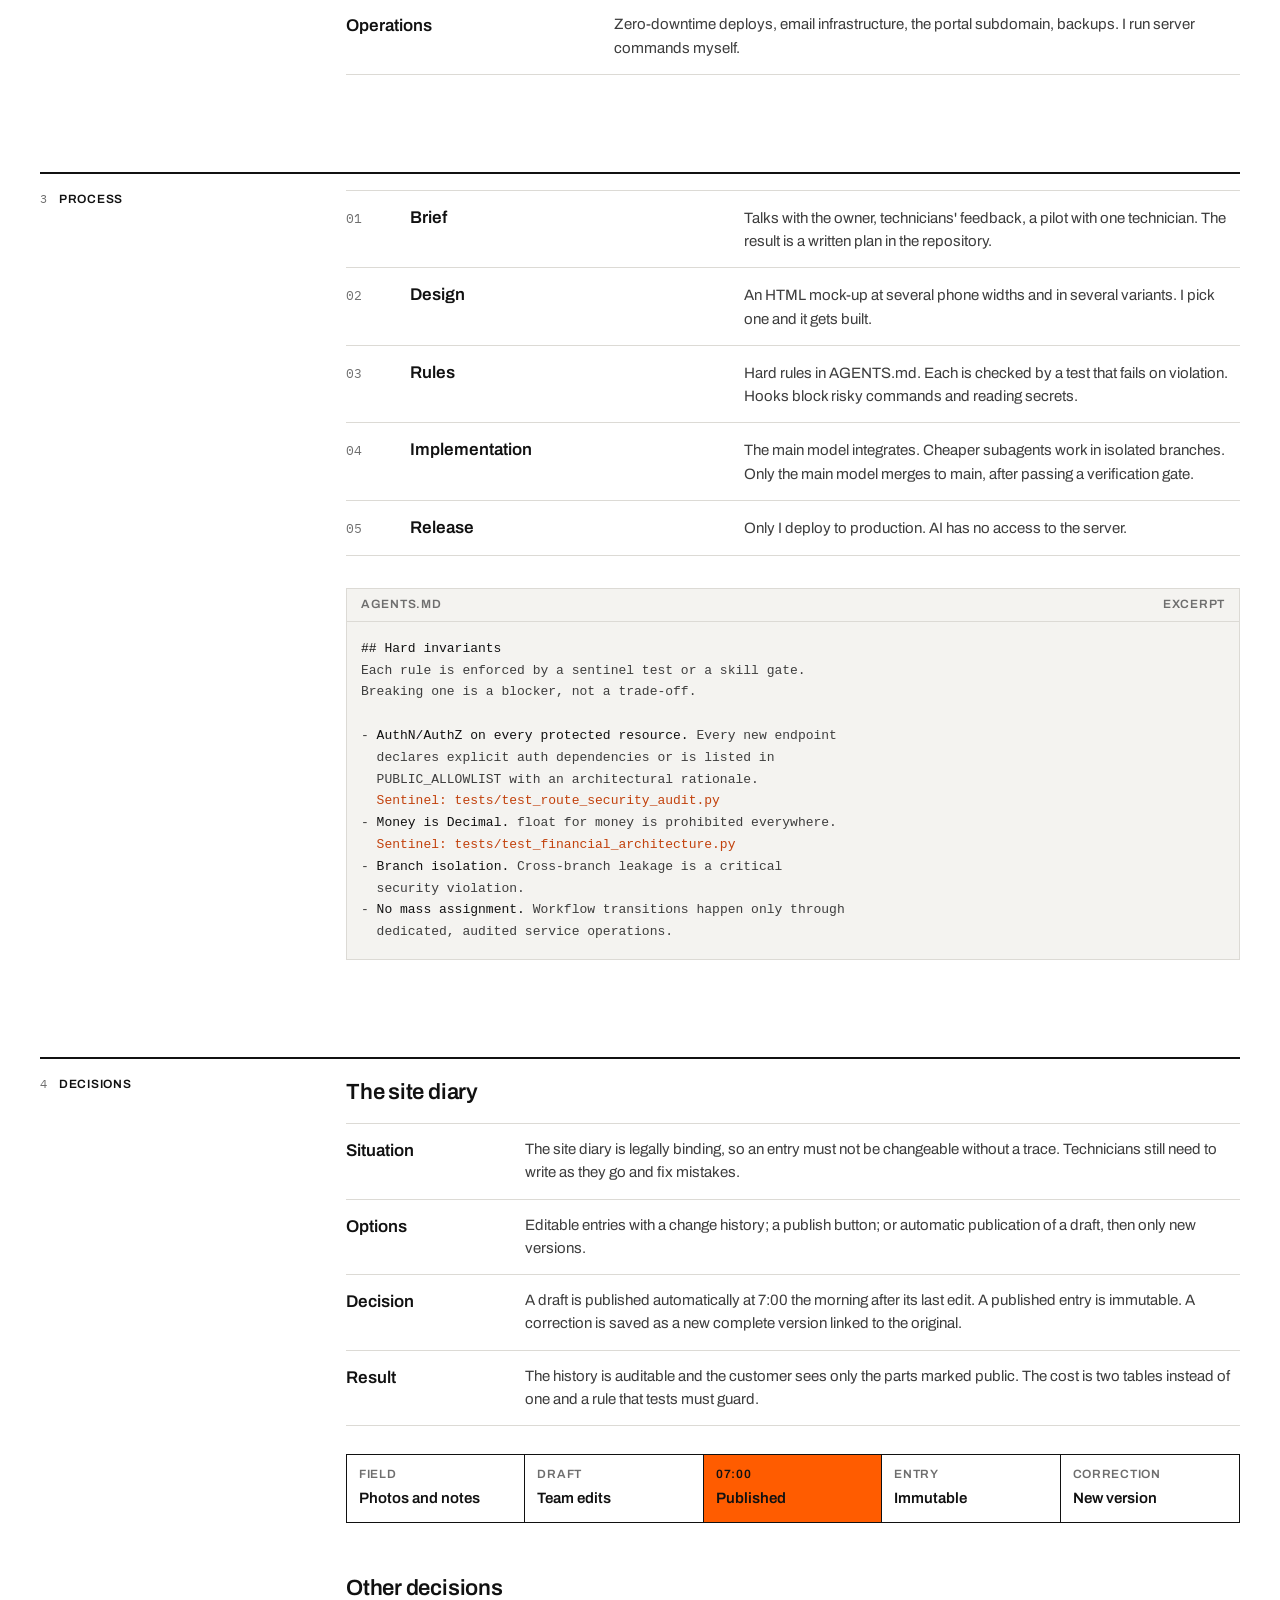
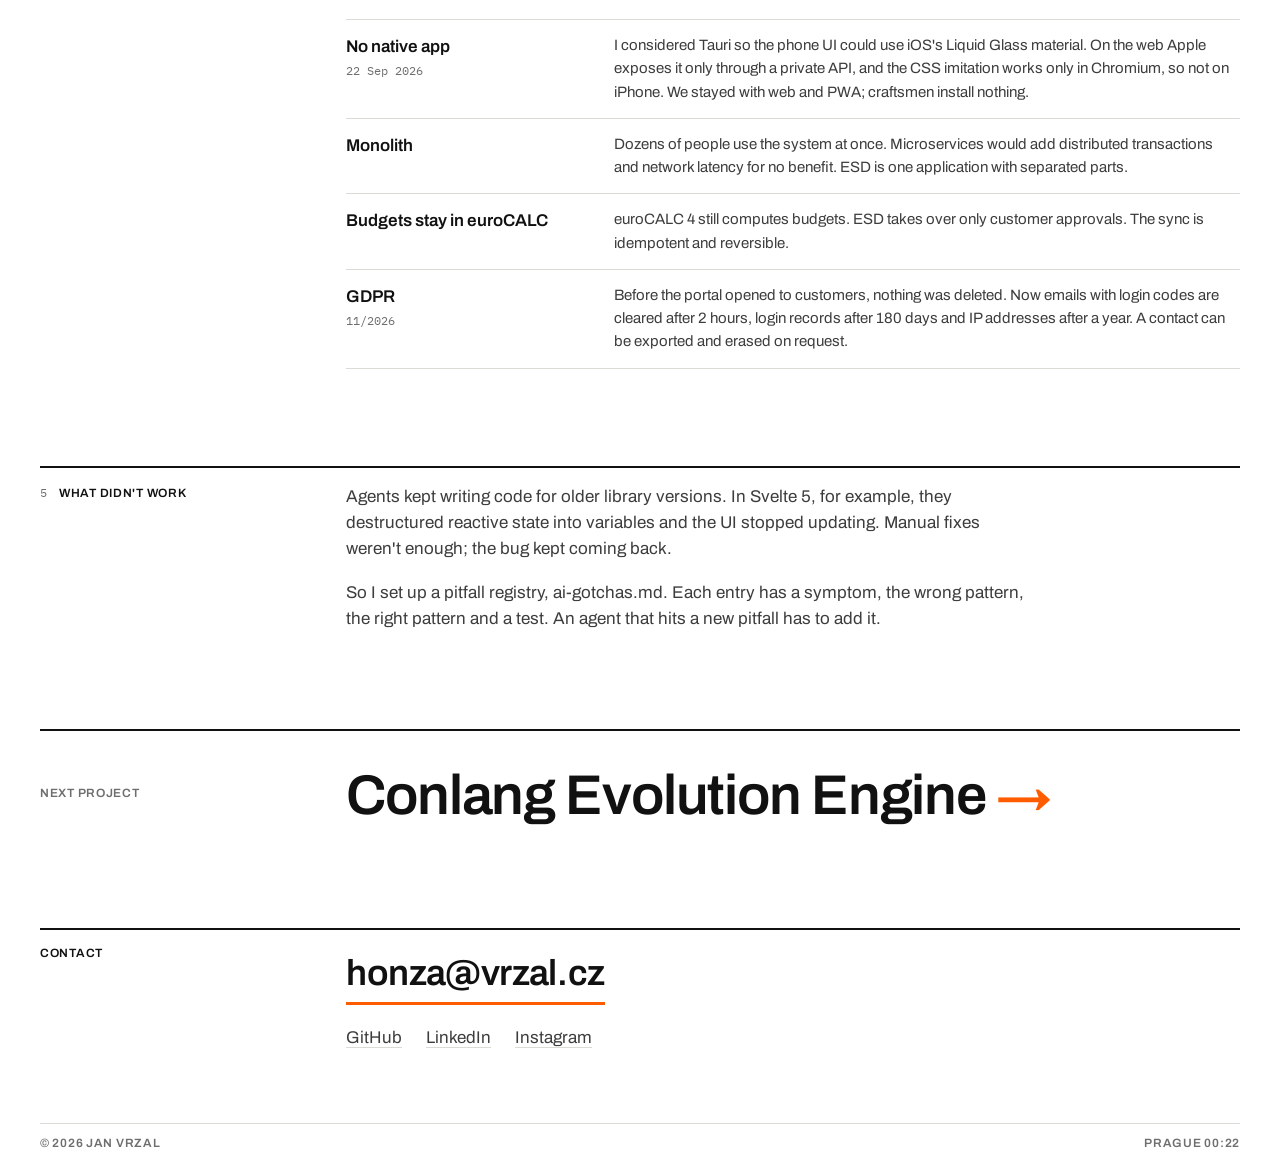
<file: esd/index.html>
<!doctype html>
<html lang="cs">
<head>
  <meta charset="utf-8">
  <meta name="viewport" content="width=device-width, initial-scale=1">
  <title>Panelreko ESD — Jan Vrzal</title>
  <meta name="description" content="Případová studie: provozní systém stavební firmy, navržený a uvedený do provozu s AI agenty jako implementačním týmem.">
  <link rel="canonical" href="https://janvrzal.github.io/esd/">
  <meta name="theme-color" content="#ffffff">
  <link rel="icon" href="../favicon.svg" type="image/svg+xml">
  <meta property="og:type" content="website">
  <meta property="og:title" content="Panelreko ESD — Jan Vrzal">
  <meta property="og:description" content="Případová studie: provozní systém stavební firmy, navržený a uvedený do provozu s AI agenty jako implementačním týmem.">
  <meta property="og:url" content="https://janvrzal.github.io/esd/">
  <meta property="og:locale" content="cs_CZ">
  <meta property="og:image" content="https://janvrzal.github.io/og-image.png">
  <meta name="twitter:card" content="summary_large_image">
  <link rel="preconnect" href="https://fonts.googleapis.com">
  <link rel="preconnect" href="https://fonts.gstatic.com" crossorigin>
  <link href="https://fonts.googleapis.com/css2?family=Archivo:wght@400;500;600;700&family=IBM+Plex+Mono:wght@400;500&display=swap" rel="stylesheet">
  <link rel="stylesheet" href="../css/tokens.css">
  <link rel="stylesheet" href="../css/base.css">
  <link rel="stylesheet" href="../css/layout.css">
  <link rel="stylesheet" href="../css/components.css">
  <link rel="stylesheet" href="../css/features.css">
  <script type="module" src="../js/app.js"></script>
</head>
<body>
  <a class="skip" href="#main" data-cz="Přeskočit na obsah" data-en="Skip to content">Přeskočit na obsah</a>
  <nav class="nav" aria-label="Hlavní navigace">
    <a href="../index.html" class="nav__logo">Jan Vrzal</a>
    <div class="nav__links" id="nav-menu">
      <a href="../index.html#work" data-cz="Projekty" data-en="Projects">Projekty</a>
      <a href="../esd/index.html" aria-current="page" class="is-current" data-cz="ESD" data-en="ESD">ESD</a>
      <a href="../cee/index.html" data-cz="CEE" data-en="CEE">CEE</a>
      <a href="../arthea/index.html" data-cz="Arthea" data-en="Arthea">Arthea</a>
      <a href="#contact" data-cz="Kontakt" data-en="Contact">Kontakt</a>
    </div>
    <div class="lang" aria-label="Jazyk / Language">
      <button data-lang-btn="cz" class="is-active">CZ</button><button data-lang-btn="en">EN</button>
    </div>
    <button class="nav__burger" data-nav-burger aria-label="Menu" aria-expanded="false" aria-controls="nav-menu">
      <span></span><span></span>
    </button>
  </nav>
  <main id="main">

    <header class="phead wrap">
      <a class="back lbl" href="../index.html#work" data-cz="← Projekty" data-en="← Projects">← Projekty</a>
      <p class="phead__n"><span class="mono">01</span><i class="sq"></i><span class="lbl" data-cz="Produkce" data-en="Production">Produkce</span></p>
      <h1 class="phead__h col-a">Panelreko ESD</h1>
      <p class="phead__p col-a" data-cz="Interní systém firmy Panelreko, která rekonstruuje bytová jádra v panelových domech. Pokrývá zakázku od poptávky po záruku. Systém jsem navrhl jako produktový vlastník a architekt; implementaci psali AI agenti podle mých pravidel a testů." data-en="An internal system for Panelreko, a company that renovates bathroom cores in prefab apartment blocks. It covers a job from inquiry to warranty. I designed it as product owner and architect; AI agents wrote the implementation under my rules and tests.">Interní systém firmy Panelreko, která rekonstruuje bytová jádra v panelových domech. Pokrývá zakázku od poptávky po záruku. Systém jsem navrhl jako produktový vlastník a architekt; implementaci psali AI agenti podle mých pravidel a testů.</p>
      <dl class="facts">
        <div><dt class="lbl" data-cz="Role" data-en="Role">Role</dt><dd data-cz="Produkt a architektura" data-en="Product and architecture">Produkt a architektura</dd></div>
        <div><dt class="lbl" data-cz="Začátek" data-en="Started">Začátek</dt><dd data-cz="13. 7. 2026" data-en="13 Jul 2026">13. 7. 2026</dd></div>
        <div><dt class="lbl" data-cz="V provozu" data-en="In production">V provozu</dt><dd data-cz="od srpna 2026" data-en="since Aug 2026">od srpna 2026</dd></div>
        <div><dt class="lbl" data-cz="Uživatelé" data-en="Users">Uživatelé</dt><dd data-cz="technici, dispečink, vedení, řemeslníci, zákazníci" data-en="technicians, dispatch, management, craftsmen, customers">technici, dispečink, vedení, řemeslníci, zákazníci</dd></div>
      </dl>
    </header>

    <section class="block wrap" id="context">
      <h2 class="block__h"><span class="mono">1</span><span class="lbl" data-cz="Kontext" data-en="Context">Kontext</span></h2>
      <div class="block__body">
        <p data-cz="Rekonstrukce bytového jádra trvá 10 až 14 pracovních dní. Během nich se musí sladit řemeslníci, materiál, zákazník a stavební deník, který má právní váhu. Běžná CRM ani stavební software tyto části nepropojovaly." data-en="A bathroom-core renovation takes 10 to 14 working days. In that time, craftsmen, materials, the customer and a legally binding site diary all have to line up. Off-the-shelf CRMs and construction software didn't connect these.">Rekonstrukce bytového jádra trvá 10 až 14 pracovních dní. Během nich se musí sladit řemeslníci, materiál, zákazník a stavební deník, který má právní váhu. Běžná CRM ani stavební software tyto části nepropojovaly.</p>
        <p data-cz="ESD má pět částí: CRM a komunikace, zakázky a stavební deník, zákaznický portál, aplikace pro řemeslníky a napojení na rozpočtový systém euroCALC." data-en="ESD has five parts: CRM and communication, projects and the site diary, the customer portal, the craftsman app, and the link to the euroCALC budgeting system.">ESD má pět částí: CRM a komunikace, zakázky a stavební deník, zákaznický portál, aplikace pro řemeslníky a napojení na rozpočtový systém euroCALC.</p>
        <ol class="flow" aria-label="Stavy zakázky">
          <li data-cz="Poptávka" data-en="Lead">Poptávka</li>
          <li data-cz="Nabídka" data-en="Offer">Nabídka</li>
          <li data-cz="Smlouva" data-en="Contract">Smlouva</li>
          <li class="is-on" data-cz="Realizace" data-en="Build">Realizace</li>
          <li data-cz="Záruka" data-en="Warranty">Záruka</li>
          <li data-cz="Uzavřeno" data-en="Closed">Uzavřeno</li>
        </ol>
        <p class="cap" data-cz="Stavy zakázky. Mezi stavy se přechází jen auditovanými operacemi, stav nejde přepsat přímo." data-en="Project states. Transitions happen only through audited operations; the state can't be written directly.">Stavy zakázky. Mezi stavy se přechází jen auditovanými operacemi, stav nejde přepsat přímo.</p>
        <dl class="nums">
          <div><dt class="lbl" data-cz="Části systému" data-en="Domains">Části systému</dt><dd>5</dd></div>
          <div><dt class="lbl" data-cz="Migrace DB" data-en="DB migrations">Migrace DB</dt><dd>140</dd></div>
          <div><dt class="lbl" data-cz="Písemné plány" data-en="Written plans">Písemné plány</dt><dd>20+</dd></div>
          <div><dt class="lbl" data-cz="Commity" data-en="Commits">Commity</dt><dd>1 617</dd></div>
        </dl>
        <p class="cap" data-cz="Čísla popisují rozsah systému. Většinu kódu napsali AI agenti, nejsou to moje řádky." data-en="The numbers describe the size of the system. AI agents wrote most of the code; these aren't my lines.">Čísla popisují rozsah systému. Většinu kódu napsali AI agenti, nejsou to moje řádky.</p>
      </div>
    </section>

    <section class="block wrap" id="role">
      <h2 class="block__h"><span class="mono">2</span><span class="lbl" data-cz="Moje role" data-en="My role">Moje role</span></h2>
      <div class="block__body">
        <table class="rows">
          <tr><th data-cz="Produkt" data-en="Product">Produkt</th><td data-cz="Rozhovory s majitelem a zpětnou vazbu techniků jsem převáděl na priority a písemné plány. Rozhodoval jsem, co se postaví, v jakém pořadí a co ne." data-en="I turned conversations with the owner and technicians' feedback into priorities and written plans. I decided what to build, in what order, and what not to build.">Rozhovory s majitelem a zpětnou vazbu techniků jsem převáděl na priority a písemné plány. Rozhodoval jsem, co se postaví, v jakém pořadí a co ne.</td></tr>
          <tr><th data-cz="Architektura" data-en="Architecture">Architektura</th><td data-cz="Rozdělení na pět částí, zakázka jako stavový automat, rozpočty přes adaptér k euroCALC." data-en="The split into five parts, the project as a state machine, budgets through an adapter to euroCALC.">Rozdělení na pět částí, zakázka jako stavový automat, rozpočty přes adaptér k euroCALC.</td></tr>
          <tr><th data-cz="Bezpečnost a GDPR" data-en="Security and GDPR">Bezpečnost a GDPR</th><td data-cz="Neměnný stavební deník, schvalování dodatků vázané na konkrétní verzi dokumentu, oddělená data poboček, retence osobních údajů, export a výmaz na žádost." data-en="An immutable site diary, change-order approval tied to an exact document version, separated branch data, personal-data retention, export and erasure on request.">Neměnný stavební deník, schvalování dodatků vázané na konkrétní verzi dokumentu, oddělená data poboček, retence osobních údajů, export a výmaz na žádost.</td></tr>
          <tr><th data-cz="Vývoj s AI" data-en="AI development">Vývoj s AI</th><td data-cz="Pravidla pro agenty s testy, hooky blokující rizikové příkazy, izolované větve, kontrolní brána před sloučením." data-en="Rules for agents backed by tests, hooks that block risky commands, isolated branches, a verification gate before merging.">Pravidla pro agenty s testy, hooky blokující rizikové příkazy, izolované větve, kontrolní brána před sloučením.</td></tr>
          <tr><th data-cz="Design" data-en="Design">Design</th><td data-cz="Návrhy obrazovek ve variantách, výběr, jeden design systém s tokeny." data-en="Screen mock-ups in variants, selection, one design system with tokens.">Návrhy obrazovek ve variantách, výběr, jeden design systém s tokeny.</td></tr>
          <tr><th data-cz="Provoz" data-en="Operations">Provoz</th><td data-cz="Nasazení bez výpadku, e-mailová infrastruktura, subdoména portálu, zálohy. Příkazy na serveru spouštím sám." data-en="Zero-downtime deploys, email infrastructure, the portal subdomain, backups. I run server commands myself.">Nasazení bez výpadku, e-mailová infrastruktura, subdoména portálu, zálohy. Příkazy na serveru spouštím sám.</td></tr>
        </table>
      </div>
    </section>

    <section class="block wrap" id="process">
      <h2 class="block__h"><span class="mono">3</span><span class="lbl" data-cz="Postup" data-en="Process">Postup</span></h2>
      <div class="block__body">
        <ol class="steps">
          <li><b data-cz="Zadání" data-en="Brief">Zadání</b><span data-cz="Rozhovory s majitelem, zpětná vazba techniků, pilotní provoz u jednoho technika. Výsledkem je písemný plán v repozitáři." data-en="Talks with the owner, technicians' feedback, a pilot with one technician. The result is a written plan in the repository.">Rozhovory s majitelem, zpětná vazba techniků, pilotní provoz u jednoho technika. Výsledkem je písemný plán v repozitáři.</span></li>
          <li><b data-cz="Návrh" data-en="Design">Návrh</b><span data-cz="HTML návrh obrazovky ve více šířkách telefonu a ve více variantách. Vyberu jednu, ta se implementuje." data-en="An HTML mock-up at several phone widths and in several variants. I pick one and it gets built.">HTML návrh obrazovky ve více šířkách telefonu a ve více variantách. Vyberu jednu, ta se implementuje.</span></li>
          <li><b data-cz="Pravidla" data-en="Rules">Pravidla</b><span data-cz="Pevná pravidla v souboru AGENTS.md. Každé hlídá test, který při porušení selže. Hooky blokují rizikové příkazy a čtení tajných údajů." data-en="Hard rules in AGENTS.md. Each is checked by a test that fails on violation. Hooks block risky commands and reading secrets.">Pevná pravidla v souboru AGENTS.md. Každé hlídá test, který při porušení selže. Hooky blokují rizikové příkazy a čtení tajných údajů.</span></li>
          <li><b data-cz="Implementace" data-en="Implementation">Implementace</b><span data-cz="Hlavní model integruje. Levnější podagenti pracují v izolovaných větvích. Do hlavní větve slučuje jen hlavní model po průchodu kontrolní bránou." data-en="The main model integrates. Cheaper subagents work in isolated branches. Only the main model merges to main, after passing a verification gate.">Hlavní model integruje. Levnější podagenti pracují v izolovaných větvích. Do hlavní větve slučuje jen hlavní model po průchodu kontrolní bránou.</span></li>
          <li><b data-cz="Vydání" data-en="Release">Vydání</b><span data-cz="Do produkce nasazuji jen já. AI nemá přístup na server." data-en="Only I deploy to production. AI has no access to the server.">Do produkce nasazuji jen já. AI nemá přístup na server.</span></li>
        </ol>
        <figure class="code">
          <figcaption class="lbl"><span>AGENTS.md</span><span data-cz="výňatek" data-en="excerpt">výňatek</span></figcaption>
<pre><code><b>## Hard invariants</b>
Each rule is enforced by a sentinel test or a skill gate.
Breaking one is a blocker, not a trade-off.

- <b>AuthN/AuthZ on every protected resource.</b> Every new endpoint
  declares explicit auth dependencies or is listed in
  PUBLIC_ALLOWLIST with an architectural rationale.
  <span class="hl">Sentinel: tests/test_route_security_audit.py</span>
- <b>Money is Decimal.</b> float for money is prohibited everywhere.
  <span class="hl">Sentinel: tests/test_financial_architecture.py</span>
- <b>Branch isolation.</b> Cross-branch leakage is a critical
  security violation.
- <b>No mass assignment.</b> Workflow transitions happen only through
  dedicated, audited service operations.</code></pre>
        </figure>
      </div>
    </section>

    <section class="block wrap" id="decisions">
      <h2 class="block__h"><span class="mono">4</span><span class="lbl" data-cz="Rozhodnutí" data-en="Decisions">Rozhodnutí</span></h2>
      <div class="block__body">
        <h3 class="h3" data-cz="Stavební deník" data-en="The site diary">Stavební deník</h3>
        <table class="rows rows--sod">
          <tr><th data-cz="Situace" data-en="Situation">Situace</th><td data-cz="Stavební deník má právní váhu, takže zápis nesmí jít změnit bez stopy. Technici přitom potřebují psát průběžně a opravovat chyby." data-en="The site diary is legally binding, so an entry must not be changeable without a trace. Technicians still need to write as they go and fix mistakes.">Stavební deník má právní váhu, takže zápis nesmí jít změnit bez stopy. Technici přitom potřebují psát průběžně a opravovat chyby.</td></tr>
          <tr><th data-cz="Možnosti" data-en="Options">Možnosti</th><td data-cz="Editovatelné zápisy s historií změn; tlačítko pro publikaci; nebo automatické zveřejnění konceptu a poté jen nové verze." data-en="Editable entries with a change history; a publish button; or automatic publication of a draft, then only new versions.">Editovatelné zápisy s historií změn; tlačítko pro publikaci; nebo automatické zveřejnění konceptu a poté jen nové verze.</td></tr>
          <tr><th data-cz="Rozhodnutí" data-en="Decision">Rozhodnutí</th><td data-cz="Koncept se zveřejní automaticky v 7:00 ráno po posledních úpravách. Zveřejněný zápis je neměnný. Oprava se uloží jako nová úplná verze s odkazem na původní." data-en="A draft is published automatically at 7:00 the morning after its last edit. A published entry is immutable. A correction is saved as a new complete version linked to the original.">Koncept se zveřejní automaticky v 7:00 ráno po posledních úpravách. Zveřejněný zápis je neměnný. Oprava se uloží jako nová úplná verze s odkazem na původní.</td></tr>
          <tr><th data-cz="Důsledek" data-en="Result">Důsledek</th><td data-cz="Historie je auditovatelná a zákazník vidí jen části označené jako veřejné. Cenou jsou dvě tabulky místo jedné a pravidlo, které musí hlídat testy." data-en="The history is auditable and the customer sees only the parts marked public. The cost is two tables instead of one and a rule that tests must guard.">Historie je auditovatelná a zákazník vidí jen části označené jako veřejné. Cenou jsou dvě tabulky místo jedné a pravidlo, které musí hlídat testy.</td></tr>
        </table>
        <ol class="cells" aria-label="Životní cyklus zápisu">
          <li><span class="lbl" data-cz="Terén" data-en="Field">Terén</span><b data-cz="Fotky a poznámky" data-en="Photos and notes">Fotky a poznámky</b></li>
          <li><span class="lbl" data-cz="Koncept" data-en="Draft">Koncept</span><b data-cz="Upravuje tým" data-en="Team edits">Upravuje tým</b></li>
          <li class="is-on"><span class="lbl">07:00</span><b data-cz="Zveřejnění" data-en="Published">Zveřejnění</b></li>
          <li><span class="lbl" data-cz="Zápis" data-en="Entry">Zápis</span><b data-cz="Neměnný" data-en="Immutable">Neměnný</b></li>
          <li><span class="lbl" data-cz="Oprava" data-en="Correction">Oprava</span><b data-cz="Nová verze" data-en="New version">Nová verze</b></li>
        </ol>

        <h3 class="h3" data-cz="Další rozhodnutí" data-en="Other decisions">Další rozhodnutí</h3>
        <table class="rows">
          <tr><th><span data-cz="Bez nativní aplikace" data-en="No native app">Bez nativní aplikace</span><small class="mono" data-cz="22. 9. 2026" data-en="22 Sep 2026">22. 9. 2026</small></th><td data-cz="Zvažoval jsem Tauri, aby telefonní rozhraní mohlo použít materiál Liquid Glass z iOS. Apple ho na webu zpřístupňuje jen přes privátní API a CSS napodobenina funguje jen v Chromiu, tedy ne na iPhonu. Zůstali jsme u webu a PWA; řemeslník nic neinstaluje." data-en="I considered Tauri so the phone UI could use iOS's Liquid Glass material. On the web Apple exposes it only through a private API, and the CSS imitation works only in Chromium, so not on iPhone. We stayed with web and PWA; craftsmen install nothing.">Zvažoval jsem Tauri, aby telefonní rozhraní mohlo použít materiál Liquid Glass z iOS. Apple ho na webu zpřístupňuje jen přes privátní API a CSS napodobenina funguje jen v Chromiu, tedy ne na iPhonu. Zůstali jsme u webu a PWA; řemeslník nic neinstaluje.</td></tr>
          <tr><th data-cz="Monolit" data-en="Monolith">Monolit</th><td data-cz="Systém používají desítky lidí najednou. Mikroslužby by přidaly distribuované transakce a síťovou latenci bez přínosu. ESD je jedna aplikace s oddělenými částmi." data-en="Dozens of people use the system at once. Microservices would add distributed transactions and network latency for no benefit. ESD is one application with separated parts.">Systém používají desítky lidí najednou. Mikroslužby by přidaly distribuované transakce a síťovou latenci bez přínosu. ESD je jedna aplikace s oddělenými částmi.</td></tr>
          <tr><th data-cz="Rozpočty v euroCALC" data-en="Budgets stay in euroCALC">Rozpočty v euroCALC</th><td data-cz="Rozpočty dál počítá euroCALC 4. ESD od něj přebírá jen zákaznická schválení. Synchronizace je idempotentní a vratná." data-en="euroCALC 4 still computes budgets. ESD takes over only customer approvals. The sync is idempotent and reversible.">Rozpočty dál počítá euroCALC 4. ESD od něj přebírá jen zákaznická schválení. Synchronizace je idempotentní a vratná.</td></tr>
          <tr><th><span>GDPR</span><small class="mono">11/2026</small></th><td data-cz="Před otevřením portálu zákazníkům se nic nemazalo. Nyní se e-maily s přihlašovacími kódy čistí po 2 hodinách, přihlašovací záznamy po 180 dnech a IP adresy po roce. Kontakt lze na žádost exportovat a vymazat." data-en="Before the portal opened to customers, nothing was deleted. Now emails with login codes are cleared after 2 hours, login records after 180 days and IP addresses after a year. A contact can be exported and erased on request.">Před otevřením portálu zákazníkům se nic nemazalo. Nyní se e-maily s přihlašovacími kódy čistí po 2 hodinách, přihlašovací záznamy po 180 dnech a IP adresy po roce. Kontakt lze na žádost exportovat a vymazat.</td></tr>
        </table>
      </div>
    </section>

    <section class="block wrap" id="issues">
      <h2 class="block__h"><span class="mono">5</span><span class="lbl" data-cz="Co nefungovalo" data-en="What didn't work">Co nefungovalo</span></h2>
      <div class="block__body">
        <p data-cz="Agenti opakovaně psali kód pro starší verze knihoven. Ve Svelte 5 například rozkládali reaktivní stav do proměnných a rozhraní se přestalo aktualizovat. Ruční opravy nestačily, chyba se vracela." data-en="Agents kept writing code for older library versions. In Svelte 5, for example, they destructured reactive state into variables and the UI stopped updating. Manual fixes weren't enough; the bug kept coming back.">Agenti opakovaně psali kód pro starší verze knihoven. Ve Svelte 5 například rozkládali reaktivní stav do proměnných a rozhraní se přestalo aktualizovat. Ruční opravy nestačily, chyba se vracela.</p>
        <p data-cz="Proto vznikl registr chyb ai-gotchas.md. Každý záznam má příznak, chybný vzor, správný vzor a test. Agent, který narazí na novou chybu, ji musí do registru doplnit." data-en="So I set up a pitfall registry, ai-gotchas.md. Each entry has a symptom, the wrong pattern, the right pattern and a test. An agent that hits a new pitfall has to add it.">Proto vznikl registr chyb ai-gotchas.md. Každý záznam má příznak, chybný vzor, správný vzor a test. Agent, který narazí na novou chybu, ji musí do registru doplnit.</p>
      </div>
    </section>

    <a class="nextp wrap" href="../cee/index.html">
      <span class="lbl" data-cz="Další projekt" data-en="Next project">Další projekt</span>
      <span class="nextp__t">Conlang Evolution Engine</span>
    </a>


    <footer class="foot wrap" id="contact">
      <h2 class="block__h"><span class="lbl" data-cz="Kontakt" data-en="Contact">Kontakt</span></h2>
      <div class="foot__body">
        <a class="foot__mail" href="mailto:honza@vrzal.cz">honza@vrzal.cz</a>
        <ul class="foot__links">
          <li><a href="https://github.com/janvrzal" target="_blank" rel="noopener">GitHub</a></li>
          <li><a href="https://linkedin.com/in/jan-vrzal" target="_blank" rel="noopener">LinkedIn</a></li>
          <li><a href="https://instagram.com/jan_vrzal" target="_blank" rel="noopener">Instagram</a></li>
        </ul>
      </div>
      <p class="foot__bottom lbl"><span>© 2026 Jan Vrzal</span><span><span data-cz="Praha" data-en="Prague">Praha</span> <span data-clock>--:--</span></span></p>
    </footer>
  </main>
</body>
</html>
</file>
<file: css/tokens.css>
/* ============================================================
   tokens.css — design tokeny
   Bílá plocha, černý text, oranžová jako jediný akcent.
   ============================================================ */
:root{
  color-scheme: light;

  --c-bg:      #ffffff;
  --c-bg-2:    #f4f3f0;   /* jemná plocha: kód, hover */
  --c-ink:     #111111;
  --c-ink-2:   #3d3d3d;
  --c-mute:    #6e6e6e;
  --c-line:    #dcdad5;   /* tenké linky v tabulkách */
  --c-rule:    #111111;   /* silné linky mezi bloky */

  --c-accent:      #ff5c00;  /* plochy a čtverečky */
  --c-accent-text: #c2410c;  /* oranžová pro text (kontrast na bílé) */
  --c-accent-ink:  #111111;  /* text na oranžové ploše */

  --f-sans: 'Archivo', 'Helvetica Neue', Helvetica, Arial, sans-serif;
  --f-mono: 'IBM Plex Mono', ui-monospace, monospace;

  --fs-body: 17px;
  --fs-small: 15px;
  --fs-lbl: 12px;
  --fs-h1: clamp(30px, 3.6vw, 48px);
  --fs-title: clamp(40px, 6vw, 84px);

  --maxw: 1280px;
  --pad-x: clamp(16px, 3.5vw, 40px);
  --gap: clamp(16px, 2vw, 24px);

  --dur: .15s;
  --z-nav: 80;
}
</file>
<file: css/base.css>
/* ============================================================
   base.css — reset, typografie, utility
   ============================================================ */
*{margin:0;padding:0;box-sizing:border-box}
html{-webkit-text-size-adjust:100%}
body{
  background:var(--c-bg);color:var(--c-ink);
  font-family:var(--f-sans);font-size:var(--fs-body);line-height:1.55;
  -webkit-font-smoothing:antialiased;
}
a{color:inherit}
img{display:block;max-width:100%;height:auto}
button{font:inherit}
table{border-collapse:collapse;width:100%}
::selection{background:var(--c-accent);color:var(--c-accent-ink)}
:where(section[id], footer[id]){scroll-margin-top:72px}

:focus-visible{outline:2px solid var(--c-accent);outline-offset:2px}
:focus:not(:focus-visible){outline:none}

.skip{position:fixed;top:8px;left:8px;z-index:calc(var(--z-nav) + 1);transform:translateY(-200%);
  background:var(--c-ink);color:var(--c-bg);padding:8px 14px;text-decoration:none}
.skip:focus{transform:none}

/* 12sloupcová mřížka */
.wrap{max-width:var(--maxw);margin:0 auto;padding:0 var(--pad-x);
  display:grid;grid-template-columns:repeat(12,minmax(0,1fr));column-gap:var(--gap)}
.wrap > *{grid-column:1 / -1}

/* popisky a data */
.lbl{font-size:var(--fs-lbl);font-weight:600;letter-spacing:.06em;text-transform:uppercase;line-height:1.3}
.mono{font-family:var(--f-mono);font-weight:400;letter-spacing:0;text-transform:none}
.cap{font-size:var(--fs-small);color:var(--c-mute);margin-top:12px;max-width:68ch}
.sq{display:inline-block;width:10px;height:10px;background:var(--c-accent);flex:none}

@media (prefers-reduced-motion: reduce){ *{transition:none !important} }
</file>
<file: css/layout.css>
/* ============================================================
   layout.css — nav, úvod, záhlaví podstránky, bloky, patička
   ============================================================ */

/* ---------- NAV ---------- */
.nav{position:sticky;top:0;z-index:var(--z-nav);background:var(--c-bg);
  border-bottom:2px solid var(--c-rule);
  display:flex;align-items:center;gap:28px;padding:14px var(--pad-x)}
.nav__logo{font-weight:700;text-transform:uppercase;letter-spacing:.04em;text-decoration:none;margin-right:auto}
.nav__links{display:flex;gap:24px;font-size:var(--fs-small)}
.nav__links a{text-decoration:none;color:var(--c-ink-2);padding:2px 0;border-bottom:2px solid transparent}
.nav__links a:hover{color:var(--c-ink)}
.nav__links a.is-current{color:var(--c-ink);border-bottom-color:var(--c-accent)}
.lang{display:flex;border:1px solid var(--c-ink)}
.lang button{background:none;border:none;cursor:pointer;padding:3px 8px;
  font-family:var(--f-mono);font-size:12px;color:var(--c-ink)}
.lang button.is-active{background:var(--c-ink);color:var(--c-bg)}

.nav__burger{display:none;flex-direction:column;justify-content:center;gap:6px;width:36px;height:36px;
  background:none;border:none;cursor:pointer;padding:8px;z-index:2}
.nav__burger span{display:block;height:2px;background:var(--c-ink);transition:transform var(--dur)}
.nav.is-open .nav__burger span:nth-child(1){transform:translateY(4px) rotate(45deg)}
.nav.is-open .nav__burger span:nth-child(2){transform:translateY(-4px) rotate(-45deg)}
@media (max-width:820px){
  .nav{gap:14px}
  .nav__burger{display:flex}
  .nav__links{position:fixed;inset:0 0 0 auto;width:min(80vw,320px);flex-direction:column;justify-content:center;
    gap:4px;padding:0 24px;background:var(--c-bg);border-left:2px solid var(--c-rule);
    transform:translateX(100%);visibility:hidden;transition:transform .25s, visibility 0s linear .25s;
    font-size:26px;font-weight:600}
  .nav__links a{color:var(--c-ink);padding:8px 0;border-bottom:1px solid var(--c-line)}
  .nav.is-open .nav__links{transform:none;visibility:visible;transition:transform .25s}
}

/* ---------- ÚVOD ---------- */
.intro{padding-top:clamp(48px,9vh,96px);padding-bottom:clamp(48px,8vh,88px);row-gap:28px}
.intro__h{font-size:var(--fs-h1);font-weight:600;line-height:1.08;letter-spacing:-.015em}
.intro__p{color:var(--c-ink-2);max-width:62ch}
.intro__meta{display:flex;flex-direction:column;border-top:2px solid var(--c-rule)}
.intro__meta div{padding:10px 0;border-bottom:1px solid var(--c-line)}
.intro__meta dd{font-size:var(--fs-small);color:var(--c-ink-2)}
.intro__meta a{text-decoration:none;border-bottom:1px solid var(--c-accent)}
@media (min-width:900px){
  .intro .col-a{grid-column:1 / 8}
  .intro__h{grid-row:1}
  .intro__p{grid-row:2}
  .intro__meta{grid-column:9 / 13;grid-row:1 / span 2;align-self:start}
}

/* ---------- ZÁHLAVÍ PODSTRÁNKY ---------- */
.phead{padding-top:clamp(28px,5vh,48px);padding-bottom:clamp(40px,7vh,72px);row-gap:20px}
.back{text-decoration:none;color:var(--c-mute);justify-self:start}
.back:hover{color:var(--c-ink)}
.phead__n{display:flex;align-items:center;gap:10px;margin-top:clamp(24px,5vh,56px)}
.phead__h{font-size:var(--fs-title);font-weight:600;line-height:1;letter-spacing:-.025em}
.phead__p{font-size:19px;line-height:1.5;color:var(--c-ink-2);max-width:62ch}
@media (min-width:900px){ .phead .col-a{grid-column:1 / 10} }
.facts{display:grid;grid-template-columns:repeat(4,minmax(0,1fr));column-gap:var(--gap);
  border-top:2px solid var(--c-rule);margin-top:16px}
.facts div{padding:12px 0}
.facts dt{color:var(--c-mute)}
.facts dd{margin-top:4px;font-size:var(--fs-small);font-weight:500}
@media (max-width:720px){.facts{grid-template-columns:repeat(2,minmax(0,1fr))}}

/* ---------- BLOK: popisek vlevo (3 sl.), obsah vpravo (9 sl.) ---------- */
.block{padding-top:16px;padding-bottom:clamp(56px,9vh,96px)}
.block::before{content:"";grid-column:1 / -1;border-top:2px solid var(--c-rule);margin-bottom:16px}
.block__h{display:flex;gap:12px;align-items:baseline;margin-bottom:20px}
.block__h .mono{font-size:var(--fs-lbl);color:var(--c-mute)}
.block__body{min-width:0}
.block__body > p{max-width:68ch;color:var(--c-ink-2)}
.block__body > p + p{margin-top:1em}
.lead{font-size:19px;color:var(--c-ink) !important;margin-bottom:28px}
@media (min-width:900px){
  .block__h{grid-column:1 / 4;margin-bottom:0;align-self:start}
  .block__body{grid-column:4 / 13}
  .block__body--wide{grid-column:4 / 13}
}
.h3{font-size:22px;font-weight:600;letter-spacing:-.01em;margin:0 0 14px}
.block__body > * + .h3{margin-top:48px}

/* ---------- DALŠÍ PROJEKT ---------- */
.nextp{display:grid;text-decoration:none;padding-top:16px;padding-bottom:clamp(48px,8vh,80px)}
.nextp::before{content:"";grid-column:1 / -1;border-top:2px solid var(--c-rule);margin-bottom:16px}
.nextp .lbl{color:var(--c-mute)}
.nextp__t{font-size:clamp(32px,4.4vw,56px);font-weight:600;letter-spacing:-.02em;margin-top:6px}
.nextp__t::after{content:" →";color:var(--c-accent)}
.nextp:hover .nextp__t{color:var(--c-accent-text)}
@media (min-width:900px){ .nextp > span{grid-column:4 / 13} .nextp > .lbl{grid-column:1 / 4;grid-row:2;align-self:center} }

/* ---------- PATIČKA ---------- */
.foot{padding-top:16px;padding-bottom:28px}
.foot::before{content:"";grid-column:1 / -1;border-top:2px solid var(--c-rule);margin-bottom:16px}
.foot__mail{font-size:clamp(24px,3vw,36px);font-weight:600;letter-spacing:-.01em;text-decoration:none;
  border-bottom:3px solid var(--c-accent)}
.foot__mail:hover{color:var(--c-accent-text)}
.foot__body{display:flex;flex-direction:column;align-items:flex-start;gap:20px}
.foot__links{list-style:none;display:flex;flex-wrap:wrap;gap:8px 24px}
.foot__links a{text-decoration:none;color:var(--c-ink-2);border-bottom:1px solid var(--c-line)}
.foot__links a:hover{color:var(--c-ink);border-color:var(--c-ink)}
.foot__bottom{display:flex;justify-content:space-between;gap:12px;flex-wrap:wrap;color:var(--c-mute);
  margin-top:72px;padding-top:12px;border-top:1px solid var(--c-line)}
@media (min-width:900px){ .foot .block__h{grid-column:1 / 4} .foot__body{grid-column:4 / 13} }
@media (max-width:899px){ .intro__meta{order:3} }
</file>
<file: css/components.css>
/* ============================================================
   components.css — dlaždice projektů, tabulky, čísla, seznamy
   ============================================================ */

/* ---------- dlaždice projektů (3 sloupce) ---------- */
.tiles{list-style:none;display:grid;grid-template-columns:repeat(3,minmax(0,1fr));column-gap:var(--gap)}
.tiles a{display:flex;flex-direction:column;gap:10px;height:100%;padding:16px 0 20px;text-decoration:none;
  border-top:1px solid var(--c-line);position:relative}
.tiles a::before{content:"";position:absolute;left:0;right:0;top:-1px;height:4px;background:var(--c-accent);
  transform:scaleX(0);transform-origin:left;transition:transform .25s}
.tiles a:hover::before{transform:none}
.tile__n{font-size:13px;color:var(--c-mute)}
.tile__k{display:flex;align-items:center;gap:8px}
.tile__t{font-size:26px;font-weight:600;letter-spacing:-.015em;line-height:1.15;margin-top:12px}
.tile__d{color:var(--c-ink-2);font-size:var(--fs-small);max-width:40ch}
.tile__go{margin-top:auto;padding-top:14px;font-size:var(--fs-small);font-weight:500}
.tile__go::after{content:" →";color:var(--c-accent)}
@media (min-width:900px){ #work .tiles{grid-column:4 / 13} }
@media (max-width:760px){ .tiles{grid-template-columns:1fr} }

/* ---------- kroky ---------- */
.steps{list-style:none;counter-reset:s;border-top:1px solid var(--c-line)}
.steps li{counter-increment:s;display:grid;grid-template-columns:40px minmax(0,1fr) minmax(0,1.6fr);gap:var(--gap);
  padding:14px 0;border-bottom:1px solid var(--c-line);align-items:baseline}
.steps li::before{content:counter(s,decimal-leading-zero);font-family:var(--f-mono);font-size:13px;color:var(--c-mute)}
.steps b{font-weight:600}
.steps span{color:var(--c-ink-2);font-size:var(--fs-small)}
@media (max-width:640px){ .steps li{grid-template-columns:32px minmax(0,1fr);row-gap:4px} .steps span{grid-column:2} }
.arrow-link{display:inline-block;margin-top:20px;font-weight:500;text-decoration:none}
.arrow-link::after{content:" →";color:var(--c-accent)}
.arrow-link:hover{color:var(--c-accent-text)}

/* ---------- tabulkové řádky ---------- */
.rows{border-top:1px solid var(--c-line)}
.rows tr{border-bottom:1px solid var(--c-line)}
.rows th,.rows td{text-align:left;vertical-align:top;padding:14px 0}
.rows th{font-weight:600;width:30%;padding-right:var(--gap)}
.rows th small{display:block;margin-top:2px;font-size:12px;font-weight:400;color:var(--c-mute)}
.rows td{color:var(--c-ink-2);font-size:var(--fs-small)}
.rows td.mono{width:72px;color:var(--c-mute);font-size:13px;padding-right:12px}
.rows a{color:var(--c-ink);text-decoration:none;border-bottom:1px solid var(--c-accent)}
.rows a:hover{color:var(--c-accent-text)}
.rows--sod th{width:20%}
@media (max-width:640px){
  .rows tr{display:grid;grid-template-columns:auto 1fr;column-gap:12px;padding:12px 0}
  .rows th,.rows td{padding:0;width:auto}
  .rows td:not(.mono){grid-column:1 / -1;margin-top:4px}
  .rows td.mono + th{grid-column:2}
}

/* ---------- čísla ---------- */
.nums{display:grid;grid-template-columns:repeat(auto-fit,minmax(110px,1fr));column-gap:var(--gap);
  border-top:1px solid var(--c-line);margin-top:32px}
.nums div{padding:12px 0}
.nums dt{color:var(--c-mute)}
.nums dd{font-size:34px;font-weight:500;letter-spacing:-.02em;line-height:1.1;margin-top:6px}

/* ---------- seznamy ---------- */
.list{list-style:none;border-top:1px solid var(--c-line)}
.list li{padding:12px 0 12px 28px;border-bottom:1px solid var(--c-line);position:relative;color:var(--c-ink-2);max-width:68ch}
.list li::before{content:"";position:absolute;left:0;top:21px;width:12px;height:2px;background:var(--c-accent)}
.list--num{counter-reset:n;margin-top:20px}
.list--num li::before{counter-increment:n;content:counter(n);width:auto;height:auto;background:none;top:12px;
  font-family:var(--f-mono);font-size:13px;color:var(--c-mute)}

/* ---------- obrázek ---------- */
.figure{margin:0}
.figure img{width:100%;border:1px solid var(--c-line)}
</file>
<file: css/features.css>
/* ============================================================
   features.css — schémata a ukázky
   ============================================================ */

/* ---------- řada buněk: stavy zakázky, deník, tok práce ---------- */
.flow,.cells{list-style:none;display:grid;grid-auto-flow:column;grid-auto-columns:minmax(0,1fr);
  margin-top:28px;border:1px solid var(--c-ink)}
.flow li,.cells li{padding:12px;border-right:1px solid var(--c-ink);font-size:var(--fs-small);font-weight:500;
  display:flex;flex-direction:column;gap:4px}
.flow li:last-child,.cells li:last-child{border-right:none}
.flow li.is-on,.cells li.is-on{background:var(--c-accent);color:var(--c-accent-ink)}
.cells .lbl{color:var(--c-mute)}
.cells li.is-on .lbl{color:var(--c-accent-ink)}
.cells b{font-weight:600}
.cells + .rows{margin-top:32px}
@media (max-width:720px){
  .flow{grid-auto-flow:row;grid-template-columns:repeat(3,minmax(0,1fr))}
  .flow li:nth-child(3n){border-right:none}
  .flow li:nth-child(-n+3){border-bottom:1px solid var(--c-ink)}
  .cells{grid-auto-flow:row;grid-template-columns:1fr}
  .cells li{border-right:none;border-bottom:1px solid var(--c-ink)}
  .cells li:last-child{border-bottom:none}
}

/* ---------- výňatek z kódu ---------- */
.code{margin-top:32px;border:1px solid var(--c-line);background:var(--c-bg-2)}
.code figcaption{display:flex;justify-content:space-between;padding:8px 14px;border-bottom:1px solid var(--c-line);color:var(--c-mute)}
.code pre{padding:16px 14px;overflow-x:auto;font-family:var(--f-mono);font-size:13px;line-height:1.6;color:var(--c-ink-2)}
.code b{color:var(--c-ink);font-weight:500}
.code .hl{color:var(--c-accent-text)}

/* ---------- CEE: derivace slov ---------- */
.trace{margin-top:28px;border:1px solid var(--c-line)}
.trace figcaption{padding:8px 14px;border-bottom:1px solid var(--c-line);color:var(--c-mute)}
.trace table{font-family:var(--f-mono);font-size:15px;width:auto}
.trace td{padding:10px 14px;border-bottom:1px solid var(--c-line);white-space:nowrap}
.trace tr:last-child td{border-bottom:none}
.trace td.r{font-family:var(--f-sans);font-size:12px;color:var(--c-mute)}
.trace td.r::after{content:" →";color:var(--c-accent)}
.trace td.r:empty::after{content:none}
.trace b{font-weight:500;color:var(--c-accent-text)}
.trace{overflow-x:auto}
</file>
